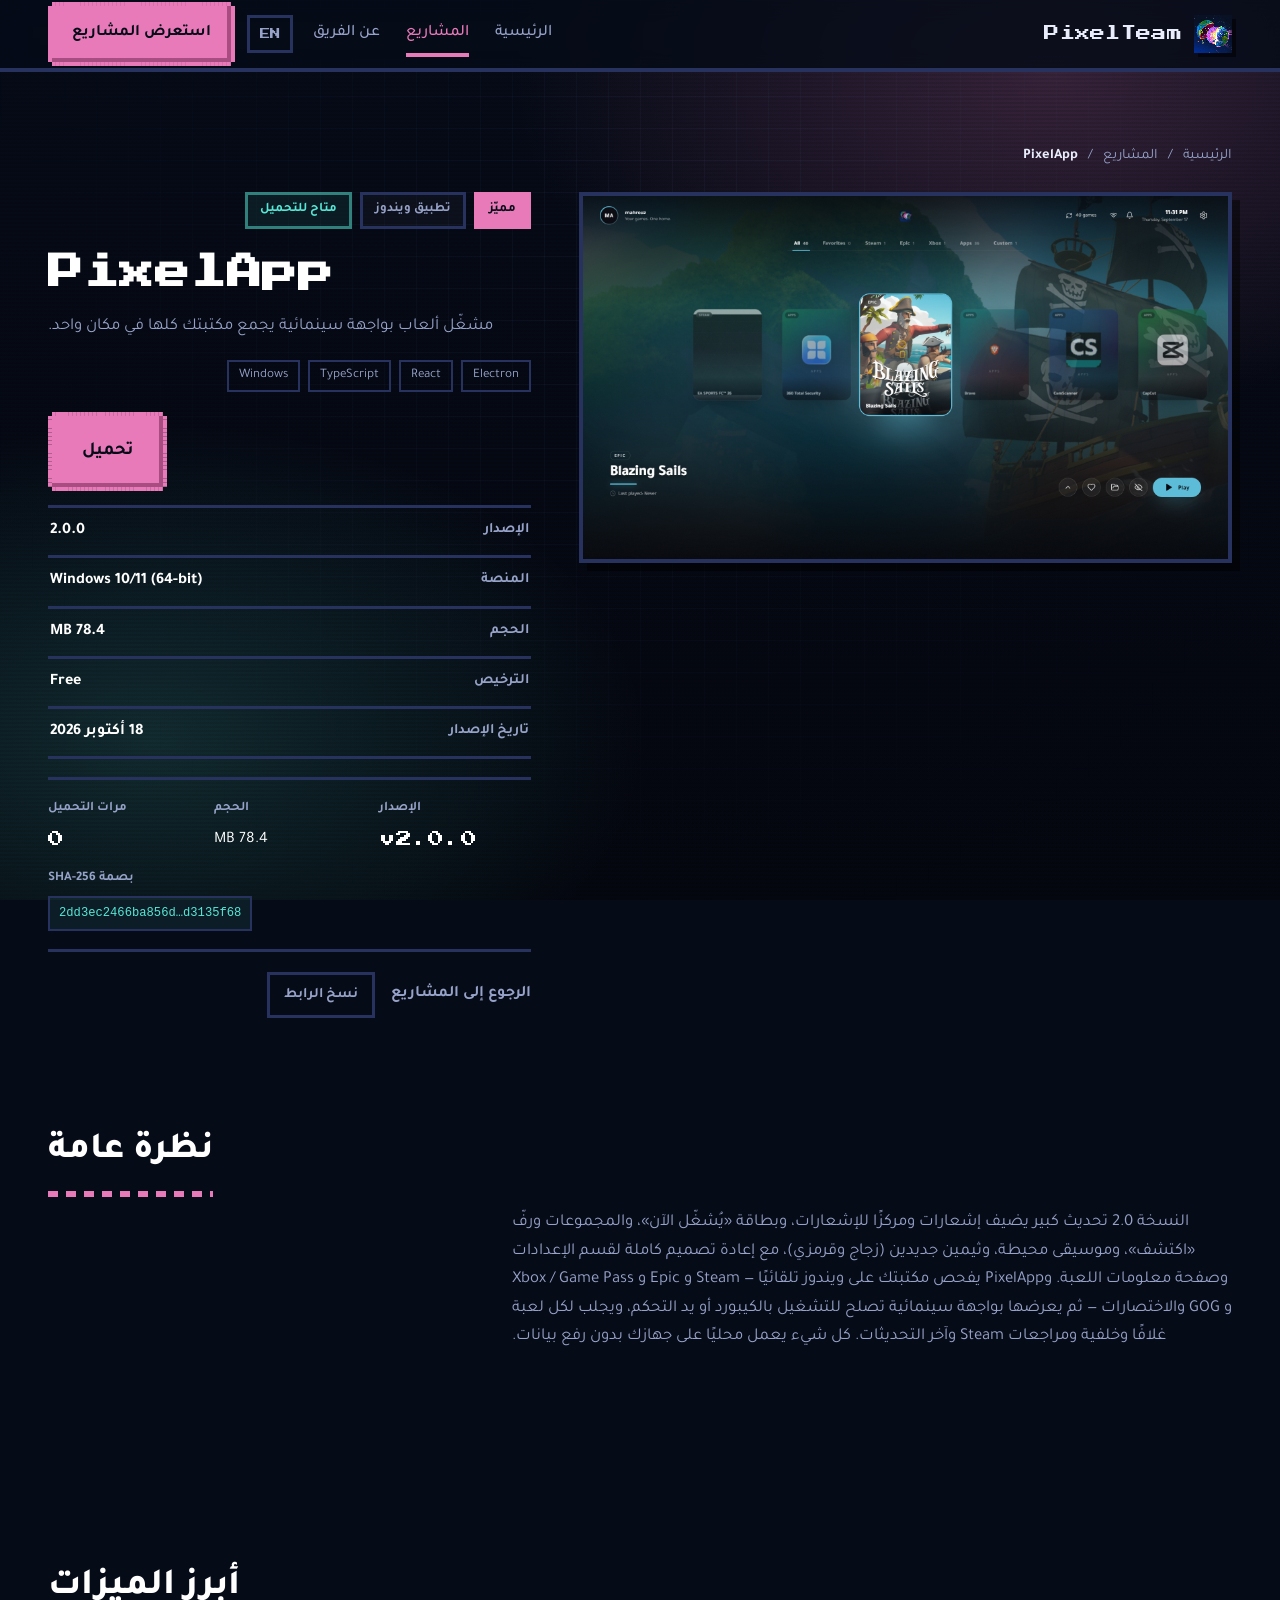
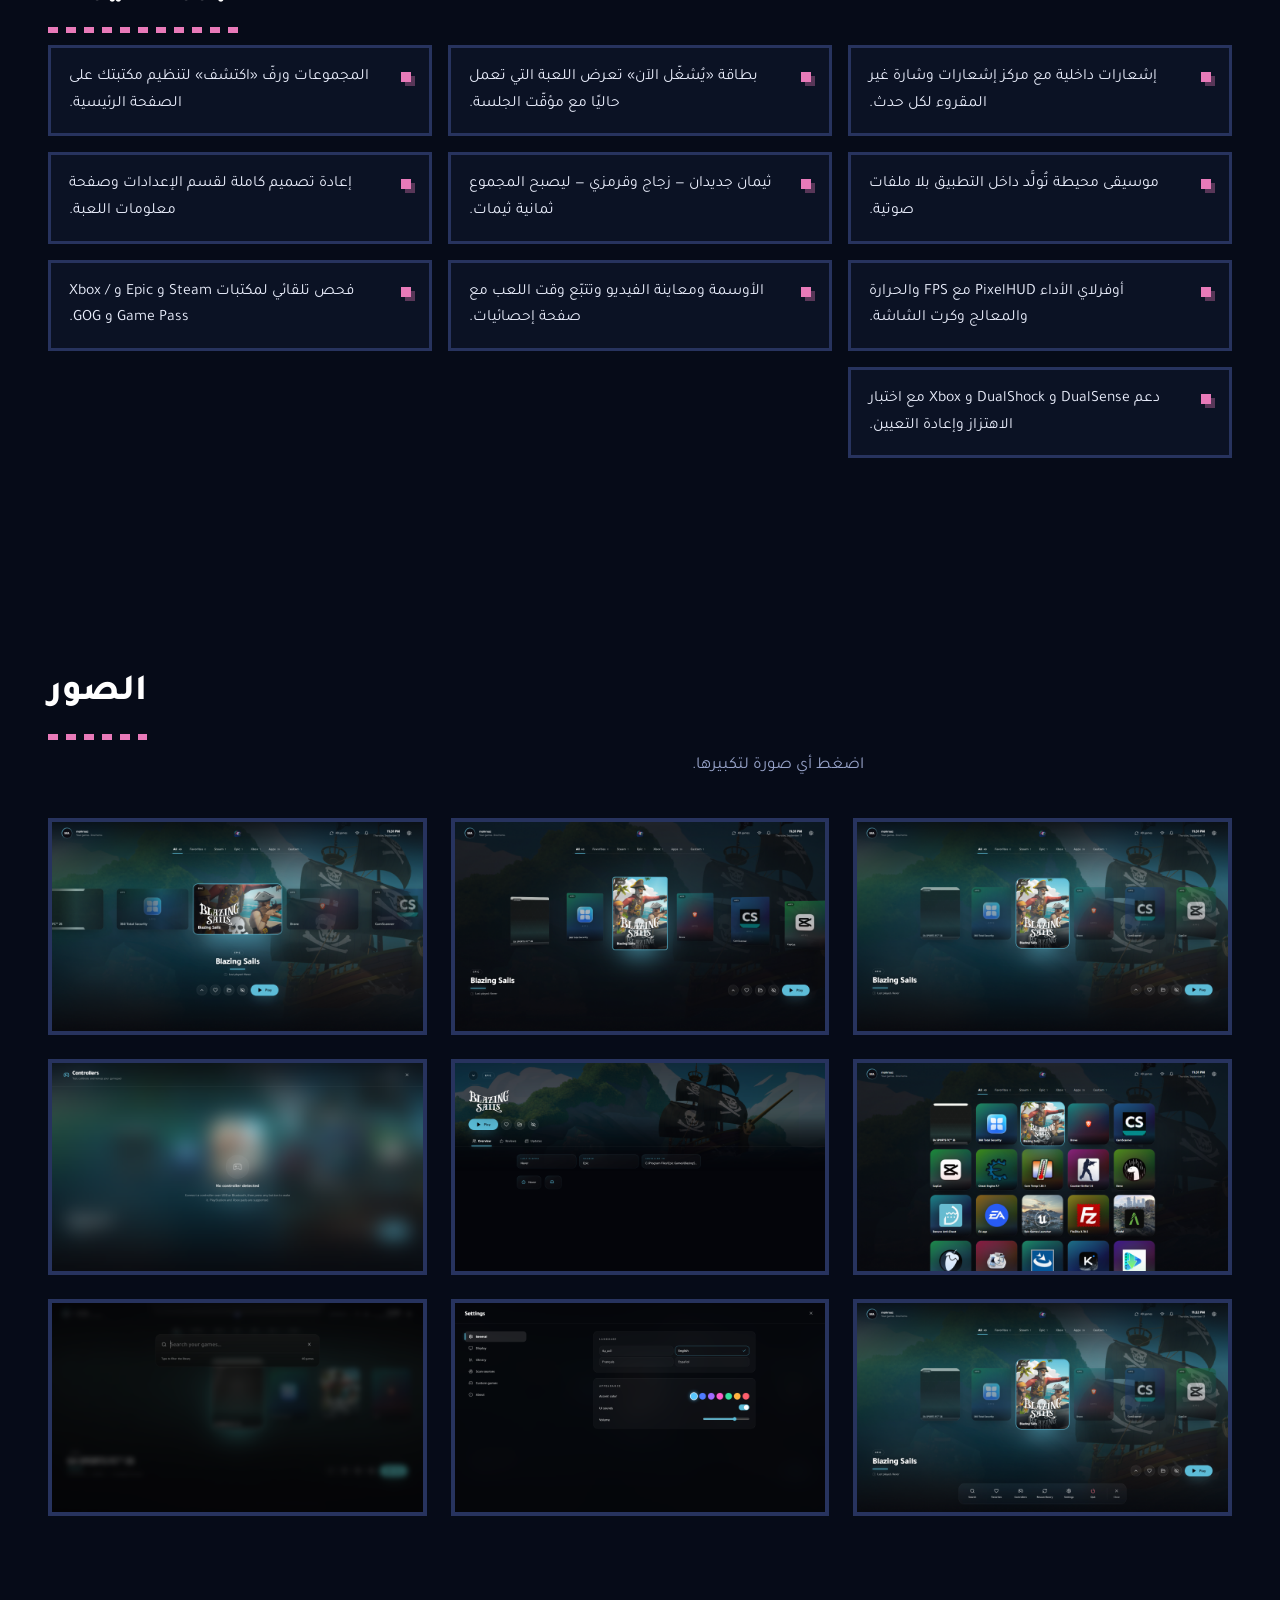
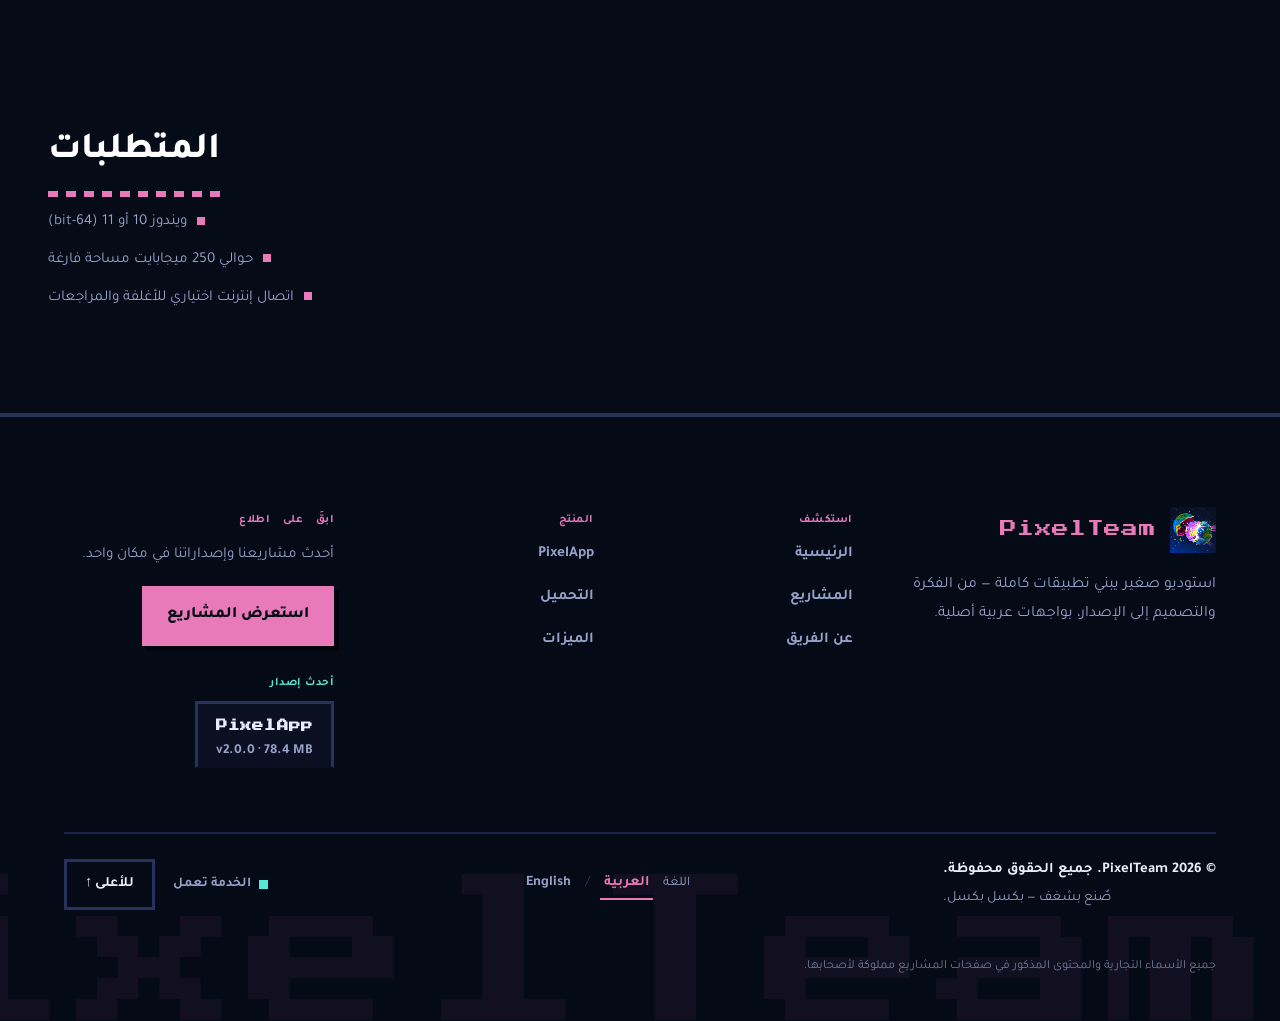
<file: projects/pixelapp/index.html>
<!doctype html>
<html lang="ar" dir="rtl">
  <head>
    <meta charset="utf-8" />
    <meta name="viewport" content="width=device-width, initial-scale=1" />
    <meta
      http-equiv="Content-Security-Policy"
      content="default-src 'self'; img-src 'self' data:; style-src 'self' 'unsafe-inline'; font-src 'self'; script-src 'self'; connect-src 'self'; base-uri 'none'; form-action 'none'"
    />
    <title>PixelApp - مشغّل ألعاب بواجهة سينمائية يجمع مكتبتك كلها في مكان واحد. | PixelTeam</title>
    <meta name="description" content="PixelApp v2 — إشعارات وبطاقة «يُشغّل الآن» ومجموعات وموسيقى محيطة وثيمات جديدة وإعادة تصميم الإعدادات وصفحة اللعبة. يفحص مكتبتك على ويندوز تلقائيًا — Steam و Epic و Xbox / Game Pass و GOG والاختصارات — ثم يعرضها بواجهة سينمائية تصلح للتشغيل بالكيبورد أو يد التحكم. يجلب لكل لعبة غلافًا و" />
    <meta name="theme-color" content="#0b1224" />
    <meta name="author" content="PixelTeam" />
    <meta property="og:type" content="article" />
    <meta property="og:title" content="PixelApp - مشغّل ألعاب بواجهة سينمائية يجمع مكتبتك كلها في مكان واحد. | PixelTeam" />
    <meta property="og:description" content="PixelApp v2 — إشعارات وبطاقة «يُشغّل الآن» ومجموعات وموسيقى محيطة وثيمات جديدة وإعادة تصميم الإعدادات وصفحة اللعبة. يفحص مكتبتك على ويندوز تلقائيًا — Steam و Epic و Xbox / Game Pass و GOG والاختصارات — ثم يعرضها بواجهة سينمائية تصلح للتشغيل بالكيبورد أو يد التحكم. يجلب لكل لعبة غلافًا و" />
    <meta property="og:image" content="/img/app/theme-aurora.png" />
    <link rel="icon" href="/img/favicon.png" />
    <link rel="apple-touch-icon" href="/img/logo.png" />
    <link rel="stylesheet" href="/vendor/nes.css" />
    <link rel="stylesheet" href="/css/style.css" />
  </head>
  <body data-page="project" data-project="pixelapp">
    <a class="skip-link" href="#projectRoot" data-i18n="nav.skip">تخطَّ إلى المحتوى</a>
    <div class="bg-layer" aria-hidden="true"></div>
    <div class="bg-grid" aria-hidden="true"></div>

    <header class="nav" id="siteNav">
      <a class="brand" href="/">
        <img src="/img/logo.png" alt="PixelTeam" class="brand__mark" />
        <span class="brand__name pixel">PixelTeam</span>
      </a>
      <nav class="nav__links" id="navLinks">
        <a href="/" data-nav="home" data-i18n="nav.home">الرئيسية</a>
        <a href="/projects" class="is-active" data-nav="projects" aria-current="page" data-i18n="nav.projects">المشاريع</a>
        <a href="/#about" data-nav="about" data-i18n="nav.about">عن الفريق</a>
        <a href="/projects" class="nav__links__cta" data-i18n="nav.cta">استعرض المشاريع</a>
      </nav>
      <div class="nav__actions">
        <button type="button" class="lang-toggle pixel" id="langToggle" aria-label="Switch language">EN</button>
        <a class="nes-btn is-primary nav__cta" href="/projects" data-i18n="nav.cta">استعرض المشاريع</a>
        <button
          type="button"
          class="nav__toggle pixel"
          id="navToggle"
          aria-expanded="false"
          data-i18n-aria="nav.menu"
        >
          ☰
        </button>
      </div>
    </header>

    <main id="projectRoot">
      <section class="page-head page-head--project" id="projectHead" hidden>
        <nav class="breadcrumb" aria-label="breadcrumb">
          <a href="/" data-i18n="nav.home">الرئيسية</a>
          <span>/</span>
          <a href="/projects" data-i18n="nav.projects">المشاريع</a>
          <span>/</span>
          <span class="is-current" id="crumbName">—</span>
        </nav>

        <div class="project-hero">
          <div class="project-hero__media">
            <img id="projectCover" src="/img/og.png" alt="" />
          </div>

          <div class="project-hero__info">
            <div class="pills">
              <span class="pill pill--featured" id="projectFeatured" hidden data-i18n="project.featured">مميّز</span>
              <span class="pill pill--category" id="projectCategory">—</span>
              <span class="pill pill--status" id="projectStatus">—</span>
            </div>
            <h1 class="project-hero__title pixel" id="projectName">—</h1>
            <p class="project-hero__tagline" id="projectTagline"></p>
            <ul class="tags" id="projectTags"></ul>

            <a class="nes-btn is-primary btn-lg project-hero__download" id="projectDownloadBtn" href="#" hidden>
              <span data-i18n="project.download">تحميل</span>
            </a>
            <p class="project-hero__soon" id="projectSoon" hidden data-i18n="project.soon">
              قيد التطوير — سيكون متاحًا للتحميل قريبًا.
            </p>

            <dl class="specs" id="projectSpecs"></dl>

            <div class="download-meta" id="projectDownloadMeta" hidden>
              <div><dt data-i18n="download.version">الإصدار</dt><dd class="pixel" id="metaVersion">—</dd></div>
              <div><dt data-i18n="download.size">الحجم</dt><dd id="metaSize">—</dd></div>
              <div><dt data-i18n="download.downloads">مرات التحميل</dt><dd class="pixel" id="metaDownloads">0</dd></div>
              <div class="download-meta__hash">
                <dt data-i18n="download.sha">بصمة SHA-256</dt>
                <dd><code id="metaHash">—</code></dd>
              </div>
            </div>

            <div class="project-actions">
              <a class="back-link" href="/projects">
                <span data-i18n="project.back">الرجوع إلى المشاريع</span>
              </a>
              <button type="button" class="share-btn" id="projectShare" data-i18n="project.share">نسخ الرابط</button>
            </div>
          </div>
        </div>
      </section>

      <section class="section" id="projectOverview" hidden>
        <h2 class="section__title" data-i18n="project.overview">نظرة عامة</h2>
        <p class="project-text" id="projectDescription"></p>
      </section>

      <section class="section" id="projectFeatures" hidden>
        <h2 class="section__title" data-i18n="project.features">أبرز الميزات</h2>
        <ul class="feature-list" id="projectHighlights"></ul>
      </section>

      <section class="section" id="projectGallerySection" hidden>
        <h2 class="section__title" data-i18n="project.gallery">الصور</h2>
        <p class="section__lead" data-i18n="project.galleryLead">اضغط أي صورة لتكبيرها.</p>
        <div class="gallery" id="projectGallery"></div>
      </section>

      <section class="section" id="projectRequirementsSection" hidden>
        <h2 class="section__title" data-i18n="project.requirements">المتطلبات</h2>
        <ul class="req req--stack" id="projectRequirements"></ul>
      </section>

      <section class="section" id="projectOthersSection" hidden>
        <h2 class="section__title" data-i18n="project.others">مشاريع أخرى</h2>
        <div class="projects-grid" id="projectOthers"></div>
      </section>

      <section class="section" id="projectError" hidden>
        <div class="nes-container is-dark empty-note">
          <p data-i18n="project.notFound">لم نجد هذا المشروع.</p>
          <a class="nes-btn is-primary" href="/projects" data-i18n="project.back">الرجوع إلى المشاريع</a>
        </div>
      </section>
    </main>

    <footer class="footer">
      <span class="footer__watermark pixel" aria-hidden="true">PixelTeam</span>
      <div class="footer__grid">
        <div class="footer__col footer__col--brand">
          <a class="footer__brand" href="/">
            <img src="/img/logo.png" alt="PixelTeam" class="footer__mark" />
            <span class="pixel">PixelTeam</span>
          </a>
          <p class="footer__about" data-i18n="footer.about">
            استوديو صغير يبني تطبيقات كاملة — من الفكرة والتصميم إلى الإصدار، بواجهات عربية أصلية.
          </p>
        </div>
        <nav class="footer__col" data-i18n-aria="footer.explore">
          <h3 class="footer__title pixel" data-i18n="footer.explore">استكشف</h3>
          <a href="/" data-i18n="nav.home">الرئيسية</a>
          <a href="/projects" data-i18n="nav.projects">المشاريع</a>
          <a href="/#about" data-i18n="nav.about">عن الفريق</a>
        </nav>
        <nav class="footer__col" data-i18n-aria="footer.product">
          <h3 class="footer__title pixel" data-i18n="footer.product">المنتج</h3>
          <a href="/projects/pixelapp" data-i18n="footer.pixelapp">PixelApp</a>
          <a href="/projects/pixelapp" data-i18n="footer.download">التحميل</a>
          <a href="/#work" data-i18n="footer.features">الميزات</a>
        </nav>
        <div class="footer__col footer__col--cta">
          <h3 class="footer__title pixel" data-i18n="footer.stay">ابقَ على اطلاع</h3>
          <p class="footer__cta-text" data-i18n="footer.ctaText">
            أحدث مشاريعنا وإصداراتنا في مكان واحد.
          </p>
          <a class="footer__cta" href="/projects" data-i18n="nav.cta">استعرض المشاريع</a>
          <div class="footer__release" id="footerRelease" hidden>
            <span class="footer__release-label" data-i18n="footer.latest">أحدث إصدار</span>
            <a class="footer__release-card" id="footerReleaseLink" href="/projects/pixelapp">
              <span class="footer__release-name pixel" id="footerReleaseName">PixelApp</span>
              <span class="footer__release-meta" id="footerReleaseMeta">-</span>
            </a>
          </div>
        </div>
      </div>
      <div class="footer__bottom">
        <div class="footer__legal">
          <p class="footer__copy" data-i18n="footer.copy">© 2026 PixelTeam. جميع الحقوق محفوظة.</p>
          <p class="footer__made" data-i18n="footer.made">صُنع بشغف — بكسل بكسل.</p>
        </div>
        <nav class="footer__langs" data-i18n-aria="footer.language">
          <span class="footer__langs-label" data-i18n="footer.language">اللغة</span>
          <button type="button" class="footer__lang" data-lang="ar">العربية</button>
          <span class="footer__langs-sep" aria-hidden="true">/</span>
          <button type="button" class="footer__lang" data-lang="en">English</button>
        </nav>
        <div class="footer__utilities">
          <a class="footer__status" href="/">
            <span class="footer__status-dot" aria-hidden="true"></span>
            <span data-i18n="footer.status">الخدمة تعمل</span>
          </a>
          <button type="button" class="footer__top js-to-top" data-i18n="common.top">للأعلى</button>
        </div>
      </div>
      <p class="footer__note" data-i18n="footer.note">
        جميع الأسماء التجارية والمحتوى المذكور في صفحات المشاريع مملوكة لأصحابها.
      </p>
    </footer>

    <div class="lightbox" id="lightbox" hidden>
      <button type="button" class="lightbox__close pixel" id="lightboxClose" aria-label="Close">✕</button>
      <button type="button" class="lightbox__nav lightbox__nav--prev pixel" id="lightboxPrev">‹</button>
      <img alt="" id="lightboxImg" />
      <button type="button" class="lightbox__nav lightbox__nav--next pixel" id="lightboxNext">›</button>
      <p class="lightbox__counter pixel" id="lightboxCounter"></p>
    </div>

    <script id="project-data" type="application/json">{"id":"pixelapp","name":"PixelApp","accent":"#e87ab9","featured":true,"categoryKey":"windows","platforms":["Windows 10/11"],"releasedAt":"2026-10-18","version":"2.0.0","category":{"ar":"تطبيق ويندوز","en":"Windows app"},"status":{"ar":"متاح للتحميل","en":"Available"},"statusType":"stable","tagline":{"ar":"مشغّل ألعاب بواجهة سينمائية يجمع مكتبتك كلها في مكان واحد.","en":"A cinematic game launcher that brings your whole library together."},"description":{"ar":"النسخة 2.0 تحديث كبير يضيف إشعارات ومركزًا للإشعارات، وبطاقة «يُشغّل الآن»، والمجموعات ورفّ «اكتشف»، وموسيقى محيطة، وثيمين جديدين (زجاج وقرمزي)، مع إعادة تصميم كاملة لقسم الإعدادات وصفحة معلومات اللعبة. وPixelApp يفحص مكتبتك على ويندوز تلقائيًا — Steam و Epic و Xbox / Game Pass و GOG والاختصارات — ثم يعرضها بواجهة سينمائية تصلح للتشغيل بالكيبورد أو يد التحكم، ويجلب لكل لعبة غلافًا وخلفية ومراجعات Steam وآخر التحديثات. كل شيء يعمل محليًا على جهازك بدون رفع بيانات.","en":"Version 2.0 is a major update that adds in-app notifications with a notification centre, a Now Playing card, collections and a Discover shelf, ambient music, and two new themes (Glass and Crimson), plus a full redesign of the Settings section and the game info page. PixelApp scans your Windows library automatically - Steam, Epic, Xbox / Game Pass, GOG and shortcuts - then presents it in a cinematic interface built for keyboard and gamepad, fetching a cover, backdrop, Steam reviews and the latest news for every game. Everything runs locally on your PC with no data uploads."},"tags":["Electron","React","TypeScript","Windows"],"cover":"/img/app/theme-aurora.png","screenshots":["/img/app/theme-aurora.png","/img/app/theme-neon.png","/img/app/theme-shelf.png","/img/app/theme-grid.png","/img/app/detail.png","/img/app/controllers.png","/img/app/quick-menu.png","/img/app/settings.png","/img/app/search.png"],"highlights":[{"ar":"إشعارات داخلية مع مركز إشعارات وشارة غير المقروء لكل حدث.","en":"In-app notifications with a notification centre and unread badges for every event."},{"ar":"بطاقة «يُشغّل الآن» تعرض اللعبة التي تعمل حاليًا مع مؤقّت الجلسة.","en":"A \"Now Playing\" card showing the running game with a live session timer."},{"ar":"المجموعات ورفّ «اكتشف» لتنظيم مكتبتك على الصفحة الرئيسية.","en":"Collections and a Discover shelf to organise your library on the home page."},{"ar":"موسيقى محيطة تُولَّد داخل التطبيق بلا ملفات صوتية.","en":"Ambient music generated inside the app with no audio files."},{"ar":"ثيمان جديدان — زجاج وقرمزي — ليصبح المجموع ثمانية ثيمات.","en":"Two new themes - Glass and Crimson - for eight themes in total."},{"ar":"إعادة تصميم كاملة لقسم الإعدادات وصفحة معلومات اللعبة.","en":"A full redesign of the Settings section and the game info page."},{"ar":"أوفرلاي الأداء PixelHUD مع FPS والحرارة والمعالج وكرت الشاشة.","en":"PixelHUD performance overlay with FPS, temperature, CPU and GPU."},{"ar":"الأوسمة ومعاينة الفيديو وتتبّع وقت اللعب مع صفحة إحصائيات.","en":"Achievements, video playback and playtime tracking with a stats page."},{"ar":"فحص تلقائي لمكتبات Steam و Epic و Xbox / Game Pass و GOG.","en":"Automatic scan of Steam, Epic, Xbox / Game Pass and GOG libraries."},{"ar":"دعم DualSense و DualShock و Xbox مع اختبار الاهتزاز وإعادة التعيين.","en":"DualSense, DualShock and Xbox support with vibration test and remapping."}],"specs":[{"label":{"ar":"الإصدار","en":"Version"},"value":"2.0.0"},{"label":{"ar":"المنصة","en":"Platform"},"value":"Windows 10/11 (64-bit)"},{"label":{"ar":"الحجم","en":"Size"},"value":"~78 MB"},{"label":{"ar":"الترخيص","en":"License"},"value":"Free"}],"requirements":[{"ar":"ويندوز 10 أو 11 (64-bit)","en":"Windows 10 or 11 (64-bit)"},{"ar":"حوالي 250 ميجابايت مساحة فارغة","en":"About 250 MB of free space"},{"ar":"اتصال إنترنت اختياري للأغلفة والمراجعات","en":"Optional internet for covers and reviews"}],"download":{"enabled":true,"api":"/api/latest.json","url":"https://github.com/mahrouzmohamed89-wq/pixelapp/releases/download/v2.0.0/PixelApp-Setup-2.0.0.exe","file":"PixelApp-Setup-2.0.0.exe"}}</script>
    <script src="/js/main.js"></script>
  </body>
</html>
</file>
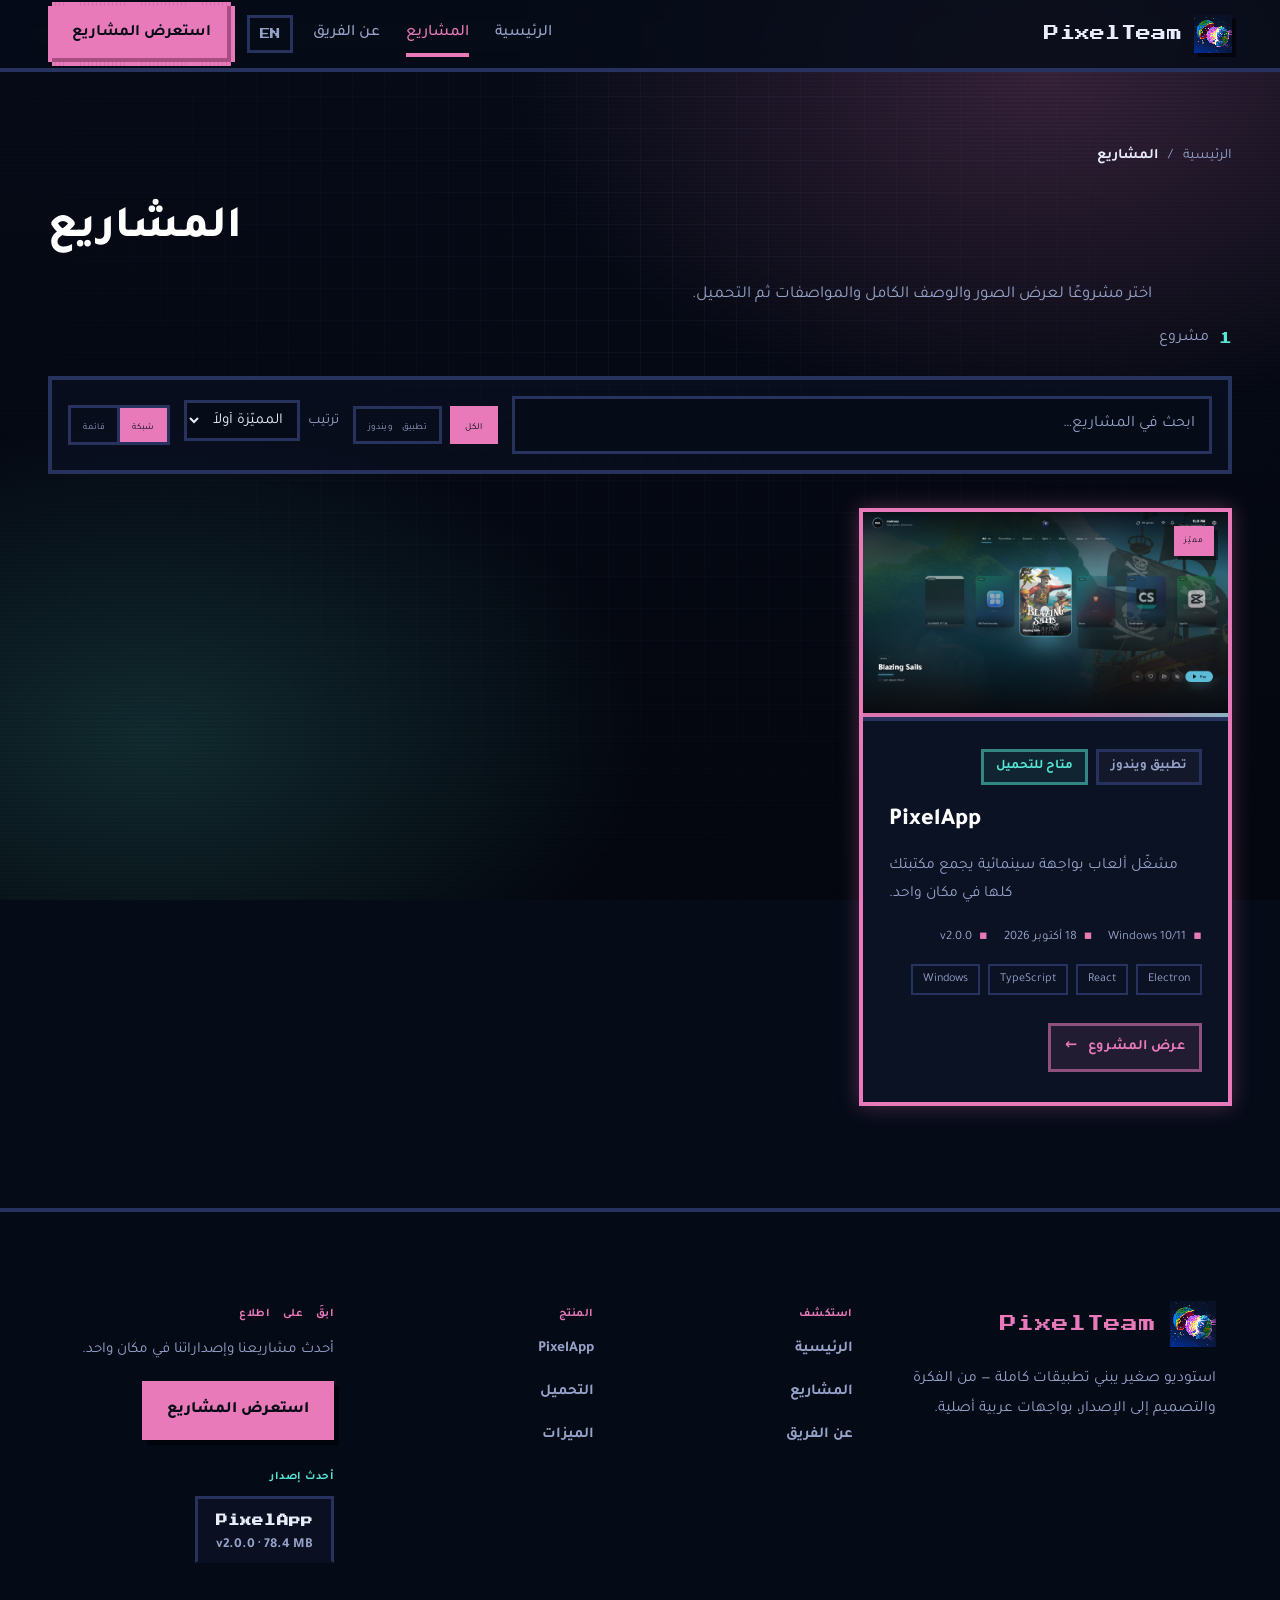
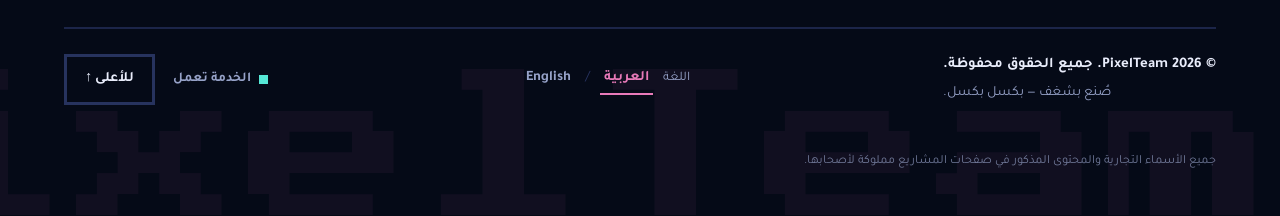
<file: projects.html>
<!doctype html>
<html lang="ar" dir="rtl">
  <head>
    <meta charset="utf-8" />
    <meta name="viewport" content="width=device-width, initial-scale=1" />
    <meta
      http-equiv="Content-Security-Policy"
      content="default-src 'self'; img-src 'self' data:; style-src 'self' 'unsafe-inline'; font-src 'self'; script-src 'self'; connect-src 'self'; base-uri 'none'; form-action 'none'"
    />
    <title>المشاريع - PixelTeam</title>
    <meta name="description" content="كل مشاريع PixelTeam: تطبيقات ويندوز كاملة مع الصور والوصف والتحميل." />
    <meta name="theme-color" content="#0b1224" />
    <meta name="author" content="PixelTeam" />
    <meta property="og:type" content="website" />
    <meta property="og:title" content="المشاريع - PixelTeam" />
    <meta property="og:description" content="اختر مشروعًا لعرض صوره ووصفه وتحميله." />
    <meta property="og:image" content="/img/og.png" />
    <link rel="icon" href="/img/favicon.png" />
    <link rel="apple-touch-icon" href="/img/logo.png" />
    <link rel="stylesheet" href="/vendor/nes.css" />
    <link rel="stylesheet" href="/css/style.css" />
  </head>
  <body data-page="projects">
    <a class="skip-link" href="#main" data-i18n="nav.skip">تخطَّ إلى المحتوى</a>
    <div class="bg-layer" aria-hidden="true"></div>
    <div class="bg-grid" aria-hidden="true"></div>

    <header class="nav" id="siteNav">
      <a class="brand" href="/">
        <img src="/img/logo.png" alt="PixelTeam" class="brand__mark" />
        <span class="brand__name pixel">PixelTeam</span>
      </a>
      <nav class="nav__links" id="navLinks">
        <a href="/" data-nav="home" data-i18n="nav.home">الرئيسية</a>
        <a href="/projects" class="is-active" data-nav="projects" aria-current="page" data-i18n="nav.projects">المشاريع</a>
        <a href="/#about" data-nav="about" data-i18n="nav.about">عن الفريق</a>
        <a href="/projects" class="nav__links__cta" data-i18n="nav.cta">استعرض المشاريع</a>
      </nav>
      <div class="nav__actions">
        <button type="button" class="lang-toggle pixel" id="langToggle" aria-label="Switch language">EN</button>
        <a class="nes-btn is-primary nav__cta" href="/projects" data-i18n="nav.cta">استعرض المشاريع</a>
        <button
          type="button"
          class="nav__toggle pixel"
          id="navToggle"
          aria-expanded="false"
          data-i18n-aria="nav.menu"
        >
          ☰
        </button>
      </div>
    </header>

    <main id="main">
      <section class="page-head">
        <nav class="breadcrumb" aria-label="breadcrumb">
          <a href="/" data-i18n="nav.home">الرئيسية</a>
          <span>/</span>
          <span class="is-current" data-i18n="nav.projects">المشاريع</span>
        </nav>
        <h1 class="page-head__title" data-i18n="projects.title">المشاريع</h1>
        <p class="page-head__lead" data-i18n="projects.lead">
          اختر مشروعًا لعرض الصور والوصف الكامل والمواصفات ثم التحميل.
        </p>
        <p class="page-head__count">
          <span class="pixel" id="projectsCount">—</span>
          <span data-i18n="projects.countLabel">مشروع</span>
        </p>
      </section>

      <section class="section section--tight">
        <div class="projects-toolbar">
          <div class="projects-search">
            <label class="sr-only" for="projectsSearch" data-i18n="projects.search">ابحث في المشاريع…</label>
            <input
              id="projectsSearch"
              type="search"
              autocomplete="off"
              placeholder="ابحث في المشاريع…"
              data-i18n-placeholder="projects.search"
            />
          </div>

          <div class="projects-filters" id="projectsFilters" role="group"></div>

          <div class="projects-actions">
            <label class="projects-sort">
              <span data-i18n="projects.sort">ترتيب</span>
              <select id="projectsSort">
                <option value="featured" data-i18n="projects.sortFeatured">المميّزة أولاً</option>
                <option value="newest" data-i18n="projects.sortNewest">الأحدث</option>
                <option value="name" data-i18n="projects.sortName">الاسم</option>
              </select>
            </label>

            <div class="view-toggle" id="projectsView" role="group">
              <button
                type="button"
                class="view-toggle__btn pixel is-active"
                data-view="grid"
                data-i18n="projects.viewGrid"
              >
                شبكة
              </button>
              <button type="button" class="view-toggle__btn pixel" data-view="list" data-i18n="projects.viewList">
                قائمة
              </button>
            </div>
          </div>
        </div>

        <div class="projects-grid" id="projectsGrid">
          <p class="empty-note" data-i18n="common.loading">جارٍ التحميل…</p>
        </div>
        <div class="empty-note" id="projectsNone" hidden>
          <p data-i18n="projects.none">لا يوجد مشروع يطابق البحث.</p>
          <button type="button" class="nes-btn" id="projectsClear" data-i18n="projects.clear">مسح الفلاتر</button>
        </div>
      </section>
    </main>

    <footer class="footer">
      <span class="footer__watermark pixel" aria-hidden="true">PixelTeam</span>
      <div class="footer__grid">
        <div class="footer__col footer__col--brand">
          <a class="footer__brand" href="/">
            <img src="/img/logo.png" alt="PixelTeam" class="footer__mark" />
            <span class="pixel">PixelTeam</span>
          </a>
          <p class="footer__about" data-i18n="footer.about">
            استوديو صغير يبني تطبيقات كاملة — من الفكرة والتصميم إلى الإصدار، بواجهات عربية أصلية.
          </p>
        </div>
        <nav class="footer__col" data-i18n-aria="footer.explore">
          <h3 class="footer__title pixel" data-i18n="footer.explore">استكشف</h3>
          <a href="/" data-i18n="nav.home">الرئيسية</a>
          <a href="/projects" data-i18n="nav.projects">المشاريع</a>
          <a href="/#about" data-i18n="nav.about">عن الفريق</a>
        </nav>
        <nav class="footer__col" data-i18n-aria="footer.product">
          <h3 class="footer__title pixel" data-i18n="footer.product">المنتج</h3>
          <a href="/projects/pixelapp" data-i18n="footer.pixelapp">PixelApp</a>
          <a href="/projects/pixelapp" data-i18n="footer.download">التحميل</a>
          <a href="/#work" data-i18n="footer.features">الميزات</a>
        </nav>
        <div class="footer__col footer__col--cta">
          <h3 class="footer__title pixel" data-i18n="footer.stay">ابقَ على اطلاع</h3>
          <p class="footer__cta-text" data-i18n="footer.ctaText">
            أحدث مشاريعنا وإصداراتنا في مكان واحد.
          </p>
          <a class="footer__cta" href="/projects" data-i18n="nav.cta">استعرض المشاريع</a>
          <div class="footer__release" id="footerRelease" hidden>
            <span class="footer__release-label" data-i18n="footer.latest">أحدث إصدار</span>
            <a class="footer__release-card" id="footerReleaseLink" href="/projects/pixelapp">
              <span class="footer__release-name pixel" id="footerReleaseName">PixelApp</span>
              <span class="footer__release-meta" id="footerReleaseMeta">-</span>
            </a>
          </div>
        </div>
      </div>
      <div class="footer__bottom">
        <div class="footer__legal">
          <p class="footer__copy" data-i18n="footer.copy">© 2026 PixelTeam. جميع الحقوق محفوظة.</p>
          <p class="footer__made" data-i18n="footer.made">صُنع بشغف — بكسل بكسل.</p>
        </div>
        <nav class="footer__langs" data-i18n-aria="footer.language">
          <span class="footer__langs-label" data-i18n="footer.language">اللغة</span>
          <button type="button" class="footer__lang" data-lang="ar">العربية</button>
          <span class="footer__langs-sep" aria-hidden="true">/</span>
          <button type="button" class="footer__lang" data-lang="en">English</button>
        </nav>
        <div class="footer__utilities">
          <a class="footer__status" href="/">
            <span class="footer__status-dot" aria-hidden="true"></span>
            <span data-i18n="footer.status">الخدمة تعمل</span>
          </a>
          <button type="button" class="footer__top js-to-top" data-i18n="common.top">للأعلى</button>
        </div>
      </div>
      <p class="footer__note" data-i18n="footer.note">
        جميع الأسماء التجارية والمحتوى المذكور في صفحات المشاريع مملوكة لأصحابها.
      </p>
    </footer>

    <script src="/js/main.js"></script>
  </body>
</html>
</file>
<file: css/style.css>
/* ==========================================================================
   PixelTeam website - pixel styling on top of NES.css (the design library).
   ========================================================================== */

@font-face {
  font-family: 'Press Start 2P';
  src: url('/fonts/press-start-2p.woff2') format('woff2'),
    url('/fonts/press-start-2p.woff') format('woff');
  font-weight: 400;
  font-style: normal;
  font-display: swap;
}

@font-face {
  font-family: 'Tajawal';
  src: url('/fonts/Tajawal-Light.ttf') format('truetype');
  font-weight: 300;
  font-display: swap;
}
@font-face {
  font-family: 'Tajawal';
  src: url('/fonts/Tajawal-Regular.ttf') format('truetype');
  font-weight: 400;
  font-display: swap;
}
@font-face {
  font-family: 'Tajawal';
  src: url('/fonts/Tajawal-Medium.ttf') format('truetype');
  font-weight: 500;
  font-display: swap;
}
@font-face {
  font-family: 'Tajawal';
  src: url('/fonts/Tajawal-Bold.ttf') format('truetype');
  font-weight: 700;
  font-display: swap;
}
@font-face {
  font-family: 'Tajawal';
  src: url('/fonts/Tajawal-ExtraBold.ttf') format('truetype');
  font-weight: 800;
  font-display: swap;
}

:root {
  --navy-950: #04070f;
  --navy-900: #060b18;
  --navy-800: #0b1224;
  --navy-700: #111a33;
  --navy-600: #182347;
  --line: #27335e;
  --pink: #e87ab9;
  --pink-dark: #a84d81;
  --pink-soft: rgba(232, 122, 185, 0.18);
  --cyan: #56e8d6;
  --text: #e9edfb;
  --muted: #96a2c8;
  --shadow: 8px 8px 0 rgba(0, 0, 0, 0.45);
  --nav-h: 72px;
}

* {
  box-sizing: border-box;
}

html {
  scroll-behavior: smooth;
}

body {
  margin: 0;
  min-height: 100%;
  background: var(--navy-900);
  color: var(--text);
  font-family: 'Tajawal', 'Segoe UI', system-ui, sans-serif;
  font-weight: 400;
  line-height: 1.7;
  overflow-x: hidden;
}

main {
  position: relative;
  z-index: 1;
}

a {
  color: var(--pink);
  text-decoration: none;
}

img {
  max-width: 100%;
  display: block;
}

.pixel {
  font-family: 'Press Start 2P', 'Tajawal', monospace;
  letter-spacing: 0.02em;
  line-height: 1.6;
}

::selection {
  background: var(--pink);
  color: var(--navy-900);
}

:focus-visible {
  outline: 3px solid var(--cyan);
  outline-offset: 3px;
}

/* --- backdrop ------------------------------------------------------- */

.bg-layer,
.bg-grid {
  position: fixed;
  inset: 0;
  pointer-events: none;
  z-index: 0;
}

.bg-layer {
  background: radial-gradient(60% 55% at 82% 8%, rgba(232, 122, 185, 0.22), transparent 70%),
    radial-gradient(55% 50% at 12% 82%, rgba(86, 232, 214, 0.16), transparent 70%),
    linear-gradient(180deg, var(--navy-900), var(--navy-950));
}

.bg-grid {
  background-image: linear-gradient(rgba(120, 140, 220, 0.06) 1px, transparent 1px),
    linear-gradient(90deg, rgba(120, 140, 220, 0.06) 1px, transparent 1px);
  background-size: 32px 32px;
  mask-image: radial-gradient(circle at 50% 30%, #000 0%, transparent 78%);
  -webkit-mask-image: radial-gradient(circle at 50% 30%, #000 0%, transparent 78%);
}

/* --- buttons (NES.css brand overrides) ------------------------------ */

.nes-btn {
  font-family: 'Tajawal', sans-serif;
  font-weight: 700;
  font-size: 1rem;
  padding: 10px 16px;
  border-radius: 0;
}

.nes-btn.is-primary {
  color: var(--navy-900);
  background-color: var(--pink);
  border-image-source: url('data:image/svg+xml;utf8,<svg version="1.1" width="5" height="5" xmlns="http://www.w3.org/2000/svg"><path d="M2 1 h1 v1 h-1 z M1 2 h1 v1 h-1 z M3 2 h1 v1 h-1 z M2 3 h1 v1 h-1 z" fill="rgb(232,122,185)" /></svg>');
}

.nes-btn.is-primary::after {
  box-shadow: inset -4px -4px var(--pink-dark);
}

.nes-btn.is-primary:hover {
  color: var(--navy-900);
  background-color: #f191c9;
}

.nes-btn.is-primary:hover::after {
  box-shadow: inset -6px -6px var(--pink-dark);
}

.nes-btn.is-primary:active:not(.is-disabled)::after {
  box-shadow: inset 4px 4px var(--pink-dark);
}

.nes-btn.is-primary:focus {
  box-shadow: 0 0 0 6px var(--pink-soft);
}

.nes-btn:not(.is-primary) {
  color: var(--text);
  background-color: var(--navy-700);
  border-image-source: url('data:image/svg+xml;utf8,<svg version="1.1" width="5" height="5" xmlns="http://www.w3.org/2000/svg"><path d="M2 1 h1 v1 h-1 z M1 2 h1 v1 h-1 z M3 2 h1 v1 h-1 z M2 3 h1 v1 h-1 z" fill="rgb(39,51,94)" /></svg>');
}

.nes-btn:not(.is-primary)::after {
  box-shadow: inset -4px -4px #0a1022;
}

.nes-btn:not(.is-primary):hover {
  color: #fff;
  background-color: var(--navy-600);
}

.nes-btn:not(.is-primary):hover::after {
  box-shadow: inset -6px -6px #0a1022;
}

.nes-btn:not(.is-primary):active:not(.is-disabled)::after {
  box-shadow: inset 4px 4px #0a1022;
}

.btn-lg.nes-btn {
  font-size: 1.15rem;
  padding: 16px 26px;
}

/* --- containers (NES.css brand overrides) --------------------------- */

.nes-container.is-dark {
  color: var(--text);
  background-color: var(--navy-700);
  border-color: var(--line);
}

.nes-container.is-dark::after {
  background-color: var(--navy-900);
}

.nes-container.is-dark > :last-child {
  margin-bottom: 0;
}

/* --- nav ------------------------------------------------------------ */

.nav {
  position: sticky;
  top: 0;
  z-index: 20;
  display: flex;
  align-items: center;
  gap: 20px;
  height: var(--nav-h);
  padding: 0 clamp(16px, 4vw, 48px);
  background: rgba(6, 11, 24, 0.82);
  backdrop-filter: blur(10px);
  border-bottom: 4px solid var(--line);
}

.brand {
  display: flex;
  align-items: center;
  gap: 12px;
  color: var(--text);
}

.brand__mark {
  width: 38px;
  height: 38px;
  image-rendering: pixelated;
  box-shadow: 4px 4px 0 rgba(0, 0, 0, 0.5);
}

.brand__name {
  font-size: 0.95rem;
}

.nav__links {
  display: flex;
  gap: 26px;
  margin-inline-start: auto;
}

.nav__links a {
  color: var(--muted);
  font-weight: 500;
  transition: color 0.15s ease;
}

.nav__links a:hover,
.nav__links a.is-active {
  color: var(--pink);
}

.nav__actions {
  display: flex;
  align-items: center;
  gap: 12px;
}

.lang-toggle {
  background: none;
  border: 3px solid var(--line);
  color: var(--muted);
  font-size: 0.65rem;
  padding: 8px 10px;
  cursor: pointer;
  transition: color 0.15s ease, border-color 0.15s ease;
}

.lang-toggle:hover {
  color: var(--pink);
  border-color: var(--pink);
}

/* --- hero ----------------------------------------------------------- */

.hero {
  display: grid;
  grid-template-columns: minmax(0, 1.05fr) minmax(0, 0.95fr);
  align-items: center;
  gap: clamp(24px, 5vw, 72px);
  padding: clamp(48px, 8vw, 110px) clamp(16px, 4vw, 48px) clamp(40px, 6vw, 80px);
  max-width: 1280px;
  margin: 0 auto;
}

.hero__badge {
  display: inline-block;
  padding: 6px 14px;
  margin-bottom: 18px;
  font-size: 0.9rem;
  font-weight: 700;
  color: var(--cyan);
  border: 3px solid var(--cyan);
  background: rgba(86, 232, 214, 0.08);
}

.hero__title {
  font-size: clamp(1.9rem, 5.4vw, 3.4rem);
  margin: 0 0 18px;
  color: #fff;
  text-shadow: 5px 5px 0 rgba(232, 122, 185, 0.35);
}

.hero__tagline {
  font-size: clamp(1.15rem, 2.6vw, 1.6rem);
  font-weight: 700;
  color: var(--pink);
  margin: 0 0 12px;
}

.hero__sub {
  max-width: 52ch;
  color: var(--muted);
  font-size: 1.05rem;
  margin: 0 0 30px;
}

.hero__actions {
  display: flex;
  flex-wrap: wrap;
  gap: 14px;
  margin-bottom: 22px;
}

.hero__meta {
  display: flex;
  align-items: center;
  gap: 10px;
  flex-wrap: wrap;
  color: var(--muted);
  font-size: 0.9rem;
  margin: 0;
}

.hero__meta .dot {
  color: var(--line);
}

.hero__meta .pixel {
  color: var(--cyan);
  font-size: 0.72rem;
}

.hero__art {
  position: relative;
  border: 4px solid var(--line);
  box-shadow: var(--shadow);
  background: var(--navy-800);
  transform: rotate(-1.5deg);
}

.hero__art::after {
  content: '';
  position: absolute;
  inset: 0;
  background: linear-gradient(180deg, transparent 45%, rgba(6, 11, 24, 0.7));
}

.hero__art img {
  width: 100%;
  aspect-ratio: 16 / 10;
  object-fit: cover;
}

/* --- stats ---------------------------------------------------------- */

.stats {
  display: grid;
  grid-template-columns: repeat(4, minmax(0, 1fr));
  max-width: 1280px;
  margin: 0 auto;
  padding: 0 clamp(16px, 4vw, 48px);
}

.stat {
  padding: 26px 16px;
  text-align: center;
  border-top: 4px solid var(--line);
  border-bottom: 4px solid var(--line);
  border-inline-end: 4px solid var(--line);
}

.stat:first-child {
  border-inline-start: 4px solid var(--line);
}

.stat__num {
  display: block;
  font-size: clamp(1.1rem, 3vw, 1.7rem);
  color: var(--pink);
  margin-bottom: 10px;
}

.stat__label {
  color: var(--muted);
  font-size: 0.92rem;
}

/* --- sections ------------------------------------------------------- */

.section {
  max-width: 1280px;
  margin: 0 auto;
  padding: clamp(56px, 8vw, 104px) clamp(16px, 4vw, 48px);
  scroll-margin-top: var(--nav-h);
}

.section--tight {
  padding-top: clamp(8px, 2vw, 24px);
}

.section__title {
  font-size: clamp(1.5rem, 4vw, 2.3rem);
  font-weight: 800;
  margin: 0 0 12px;
  color: #fff;
  display: inline-block;
  padding-bottom: 14px;
  background: repeating-linear-gradient(90deg, var(--pink) 0 10px, transparent 10px 18px) bottom left / 100% 6px
    no-repeat;
}

[dir='rtl'] .section__title {
  background-position: bottom right;
}

.section__lead {
  color: var(--muted);
  font-size: 1.05rem;
  margin: 0 0 38px;
  max-width: 60ch;
}

.section__more {
  margin-top: 40px;
}

/* --- feature cards -------------------------------------------------- */

.cards {
  display: grid;
  grid-template-columns: repeat(auto-fit, minmax(min(280px, 100%), 1fr));
  gap: 30px;
}

.card {
  position: relative;
  overflow: hidden;
  padding: 30px 26px 32px;
  background: linear-gradient(180deg, rgba(11, 18, 36, 0.95), rgba(6, 11, 24, 0.92)) !important;
  border: 3px solid var(--line) !important;
  box-shadow: none !important;
  transition: transform 0.18s ease, border-color 0.18s ease, box-shadow 0.18s ease !important;
}

.card::before {
  content: '';
  position: absolute;
  top: 0;
  inset-inline: 0;
  height: 4px;
  background: linear-gradient(90deg, var(--pink) 0%, var(--pink) 55%, var(--cyan) 130%);
}

.card:hover {
  transform: translate(-4px, -4px);
  border-color: var(--pink) !important;
  box-shadow:
    8px 8px 0 rgba(0, 0, 0, 0.45),
    0 0 28px color-mix(in srgb, var(--pink) 35%, transparent) !important;
}

.js .reveal.is-visible.card:hover {
  transform: translate(-4px, -4px);
  transition: transform 0.18s ease, border-color 0.18s ease, box-shadow 0.18s ease !important;
}

.card__icon {
  display: inline-block;
  color: var(--pink);
  margin-bottom: 18px;
  filter: drop-shadow(3px 3px 0 rgba(232, 122, 185, 0.3));
  transition: transform 0.18s ease;
}

.card:hover .card__icon {
  transform: translateY(-4px);
}

.nes-icon.icon-shield::before {
  width: 2px;
  height: 2px;
  box-shadow:
    6px 0 #a74179, 8px 0 #a74179, 10px 0 #a74179, 12px 0 #a74179,
    4px 2px #a74179, 6px 2px #a74179, 8px 2px #a74179, 10px 2px #a74179, 12px 2px #a74179, 14px 2px #a74179,
    0 4px #a74179, 2px 4px #a74179, 4px 4px, 6px 4px, 8px 4px, 10px 4px, 12px 4px #a74179, 14px 4px #a74179,
    0 6px #a74179, 2px 6px, 4px 6px, 6px 6px, 8px 6px, 10px 6px, 12px 6px, 14px 6px #a74179,
    0 8px #a74179, 2px 8px, 4px 8px, 6px 8px #ffc2e2, 8px 8px #ffc2e2, 10px 8px, 12px 8px, 14px 8px #a74179,
    0 10px #a74179, 2px 10px, 4px 10px, 6px 10px, 8px 10px, 10px 10px, 12px 10px, 14px 10px #a74179,
    2px 12px #a74179, 4px 12px, 6px 12px, 8px 12px, 10px 12px, 12px 12px #a74179,
    4px 14px #a74179, 6px 14px, 8px 14px, 10px 14px #a74179,
    6px 16px #a74179, 8px 16px, 10px 16px #a74179,
    8px 18px #a74179;
}

.card h3 {
  font-size: 1.25rem;
  font-weight: 800;
  margin: 0 0 12px;
  color: #fff;
}

.card p {
  color: var(--muted);
  margin: 0;
  font-size: 1rem;
  line-height: 1.9;
}

/* --- support section ------------------------------------------------ */

.support-grid {
  display: grid;
  grid-template-columns: repeat(auto-fit, minmax(min(264px, 100%), 1fr));
  gap: 28px;
  margin-bottom: 54px;
}

.support-card {
  --brand: var(--pink);
  position: relative;
  display: flex;
  flex-direction: column;
  align-items: flex-start;
  gap: 18px;
  padding: clamp(24px, 4vw, 30px);
  background: linear-gradient(180deg, rgba(11, 18, 36, 0.95), rgba(6, 11, 24, 0.92));
  border: 3px solid var(--line);
  text-decoration: none;
  color: var(--text);
  min-height: 212px;
  transition: transform 0.18s ease, border-color 0.18s ease, box-shadow 0.18s ease;
}

.support-card--paypal {
  --brand: #2b7cd3;
}
.support-card--redot {
  --brand: #ef4444;
}
.support-card--binance {
  --brand: #f0b90b;
}
.support-card--wise {
  --brand: #12b66a;
}

.support-card:hover {
  transform: translate(-4px, -4px);
  border-color: var(--brand);
  box-shadow:
    8px 8px 0 rgba(0, 0, 0, 0.45),
    0 0 26px color-mix(in srgb, var(--brand) 35%, transparent);
}

.support-card__tile {
  flex: none;
  display: grid;
  place-items: center;
  width: 84px;
  height: 66px;
  background: #f4f6ff;
  border: 3px solid var(--brand);
  border-radius: 8px;
  box-shadow: 5px 5px 0 rgba(0, 0, 0, 0.35);
  padding: 8px 10px;
}

.support-card__logo {
  display: block;
  width: auto;
  height: auto;
  max-width: 100%;
  max-height: 100%;
  object-fit: contain;
}

.support-card__name {
  display: block;
  font-size: 0.92rem;
  color: #fff;
  margin-bottom: 8px;
}

.support-card__hint {
  display: block;
  color: var(--muted);
  font-size: 0.95rem;
  line-height: 1.7;
}

.support-card__status {
  position: absolute;
  top: 12px;
  inset-inline-end: 14px;
  font-family: 'Press Start 2P', monospace;
  font-size: 0.55rem;
  color: var(--brand);
  border: 2px solid var(--brand);
  padding: 3px 7px;
  letter-spacing: 0.05em;
  transform: rotate(-4deg);
}

.support-card--soon {
  border-style: dashed;
  opacity: 0.88;
}

.support-card--soon:hover {
  transform: none;
  box-shadow: none;
  border-color: var(--line);
}

.js .reveal.is-visible.support-card:hover {
  transform: translate(-4px, -4px);
  transition: transform 0.18s ease, border-color 0.18s ease, box-shadow 0.18s ease !important;
}

.perks {
  position: relative;
  overflow: hidden;
  padding: clamp(26px, 4vw, 42px);
  background: linear-gradient(180deg, rgba(11, 18, 36, 0.96), rgba(6, 11, 24, 0.94));
  border: 3px solid var(--line);
  display: grid;
  gap: clamp(22px, 3vw, 34px);
}

.perks::before {
  content: '';
  position: absolute;
  top: 0;
  inset-inline: 0;
  height: 4px;
  background: linear-gradient(90deg, var(--cyan) 0%, var(--pink) 90%);
}

.perks__head {
  display: flex;
  align-items: center;
  gap: 20px;
}

.perks__icon {
  color: var(--pink);
}

.perks__title {
  margin: 0 0 6px;
  color: #fff;
  font-size: 0.95rem;
}

.perks__lead {
  margin: 0;
  color: var(--muted);
  font-size: 0.92rem;
}

.perks__list {
  display: grid;
  grid-template-columns: repeat(auto-fit, minmax(min(250px, 100%), 1fr));
  gap: 16px 26px;
  list-style: none;
  margin: 0;
  padding: 0;
}

.perks__list li {
  position: relative;
  padding-inline-start: 28px;
  color: var(--text);
  font-size: 0.98rem;
  line-height: 1.7;
}

.perks__list li::before {
  content: '+';
  position: absolute;
  inset-inline-start: 0;
  top: 0;
  color: var(--pink);
  font-family: 'Press Start 2P', monospace;
  font-size: 0.75rem;
}

@media (max-width: 640px) {
  .perks__head {
    align-items: flex-start;
  }
}

/* --- page head + breadcrumb ----------------------------------------- */

.page-head {
  max-width: 1280px;
  margin: 0 auto;
  padding: clamp(40px, 6vw, 72px) clamp(16px, 4vw, 48px) 0;
}

.page-head--project {
  padding-bottom: 0;
}

.breadcrumb {
  display: flex;
  align-items: center;
  gap: 10px;
  color: var(--muted);
  font-size: 0.9rem;
  margin-bottom: 24px;
  flex-wrap: wrap;
}

.breadcrumb a {
  color: var(--muted);
}

.breadcrumb a:hover {
  color: var(--pink);
}

.breadcrumb .is-current {
  color: var(--text);
  font-weight: 700;
}

.page-head__title {
  font-size: clamp(1.7rem, 5vw, 2.8rem);
  font-weight: 800;
  color: #fff;
  margin: 0 0 12px;
}

.page-head__lead {
  color: var(--muted);
  font-size: 1.05rem;
  margin: 0 0 16px;
  max-width: 60ch;
}

.page-head__count {
  display: flex;
  align-items: center;
  gap: 10px;
  color: var(--muted);
  margin: 0;
}

.page-head__count .pixel {
  color: var(--cyan);
  font-size: 0.8rem;
}

/* --- pills + tags --------------------------------------------------- */

.pills {
  display: flex;
  flex-wrap: wrap;
  gap: 8px;
  margin-bottom: 16px;
}

.pill {
  display: inline-block;
  padding: 4px 12px;
  font-size: 0.82rem;
  font-weight: 700;
  border: 3px solid var(--line);
  color: var(--muted);
  background: rgba(255, 255, 255, 0.03);
}

.pill--status {
  color: var(--cyan);
  border-color: rgba(86, 232, 214, 0.5);
  background: rgba(86, 232, 214, 0.08);
}

.pill--soon {
  color: #f0c674;
  border-color: rgba(240, 198, 116, 0.5);
  background: rgba(240, 198, 116, 0.08);
}

.tags {
  display: flex;
  flex-wrap: wrap;
  gap: 8px;
  list-style: none;
  padding: 0;
  margin: 0 0 20px;
}

.tags li {
  font-size: 0.82rem;
  color: var(--muted);
  border: 2px solid var(--line);
  padding: 3px 10px;
}

.tags--small li {
  font-size: 0.76rem;
}

/* --- project cards -------------------------------------------------- */

.projects-grid {
  display: grid;
  grid-template-columns: repeat(auto-fill, minmax(min(360px, 100%), 1fr));
  gap: 32px;
}

.project-card {
  display: flex;
  flex-direction: column;
  border: 4px solid rgba(39, 51, 94, 0.9);
  background: var(--navy-800);
  color: var(--text);
  transition: transform 0.18s ease, border-color 0.18s ease, box-shadow 0.18s ease,
    filter 0.18s ease;
}

.project-card:hover {
  transform: translate(-4px, -4px);
  border-color: var(--card-accent, var(--pink));
  box-shadow: 8px 8px 0 rgba(0, 0, 0, 0.45),
    0 0 30px color-mix(in srgb, var(--card-accent, var(--pink)) 38%, transparent);
}

.js .reveal.is-visible.project-card:hover {
  transform: translate(-4px, -4px);
  transition: transform 0.18s ease, border-color 0.18s ease, box-shadow 0.18s ease,
    filter 0.18s ease;
}

.project-card__cover {
  position: relative;
  border-bottom: 4px solid var(--line);
  background: var(--navy-900);
  overflow: hidden;
}

.project-card__cover::before {
  content: '';
  position: absolute;
  inset: 0;
  z-index: 1;
  background: linear-gradient(180deg, rgba(4, 7, 15, 0) 55%, rgba(4, 7, 15, 0.55));
  opacity: 0;
  transition: opacity 0.2s ease;
}

.project-card:hover .project-card__cover::before {
  opacity: 1;
}

/* small accent beam tying the cover to the project identity */
.project-card__cover::after {
  content: '';
  position: absolute;
  inset-inline: 0;
  bottom: 0;
  height: 4px;
  z-index: 2;
  background: linear-gradient(
    90deg,
    var(--card-accent, var(--pink)) 0%,
    var(--card-accent, var(--pink)) 55%,
    var(--cyan) 130%
  );
  opacity: 0.95;
}

.project-card__cover img {
  width: 100%;
  aspect-ratio: 16 / 9;
  object-fit: cover;
  transition: transform 0.35s ease, filter 0.35s ease;
}

.project-card:hover .project-card__cover img {
  transform: scale(1.05);
  filter: saturate(1.12);
}

.project-card__body {
  padding: 28px 26px 30px;
  display: flex;
  flex-direction: column;
  flex: 1;
}

.project-card__name {
  font-size: 1.5rem;
  font-weight: 800;
  color: #fff;
  margin: 0 0 10px;
  letter-spacing: 0.2px;
}

.project-card__tagline {
  color: var(--muted);
  margin: 0 0 18px;
  font-size: 0.98rem;
  line-height: 1.8;
  flex: 1;
}

.project-card__more {
  display: inline-flex;
  align-items: center;
  gap: 10px;
  align-self: flex-start;
  margin-top: 8px;
  padding: 9px 14px;
  font-weight: 700;
  font-size: 0.9rem;
  letter-spacing: 0.3px;
  color: var(--card-accent, var(--pink));
  border: 3px solid color-mix(in srgb, var(--card-accent, var(--pink)) 55%, transparent);
  background: color-mix(in srgb, var(--card-accent, var(--pink)) 10%, transparent);
  transition: background 0.16s ease, color 0.16s ease, box-shadow 0.16s ease;
}

.project-card:hover .project-card__more {
  background: var(--card-accent, var(--pink));
  color: var(--navy-900);
  box-shadow: 4px 4px 0 rgba(0, 0, 0, 0.4);
}

.project-card__arrow {
  transition: transform 0.15s ease;
}

[dir='rtl'] .project-card__arrow {
  transform: scaleX(-1);
}

.project-card:hover .project-card__arrow {
  transform: translateX(4px);
}

[dir='rtl'] .project-card:hover .project-card__arrow {
  transform: scaleX(-1) translateX(4px);
}

/* --- project detail ------------------------------------------------- */

.project-hero {
  display: grid;
  grid-template-columns: minmax(0, 1.15fr) minmax(0, 0.85fr);
  gap: clamp(24px, 4vw, 48px);
  align-items: start;
}

.project-hero__media {
  border: 4px solid var(--line);
  box-shadow: var(--shadow);
  background: var(--navy-800);
}

.project-hero__media img {
  width: 100%;
  aspect-ratio: 16 / 9;
  object-fit: cover;
}

.project-hero__title {
  font-size: clamp(1.5rem, 4vw, 2.2rem);
  color: #fff;
  margin: 0 0 12px;
}

.project-hero__tagline {
  color: var(--muted);
  font-size: 1.05rem;
  margin: 0 0 18px;
}

.project-hero__download {
  margin-bottom: 18px;
}

.project-hero__soon {
  color: #f0c674;
  border: 3px solid rgba(240, 198, 116, 0.4);
  background: rgba(240, 198, 116, 0.08);
  padding: 12px 16px;
  margin: 0 0 18px;
  font-weight: 700;
}

.specs {
  margin: 0 0 18px;
  border-top: 3px solid var(--line);
}

.specs__row {
  display: flex;
  justify-content: space-between;
  gap: 16px;
  padding: 10px 2px;
  border-bottom: 3px solid var(--line);
}

.specs__row dt {
  color: var(--muted);
  font-size: 0.9rem;
}

.specs__row dd {
  margin: 0;
  color: #fff;
  font-weight: 700;
}

.download-meta {
  display: grid;
  grid-template-columns: repeat(3, minmax(0, 1fr));
  gap: 14px;
  padding: 18px 0;
  border-top: 3px solid var(--line);
  border-bottom: 3px solid var(--line);
  margin-bottom: 20px;
}

.download-meta dt {
  color: var(--muted);
  font-size: 0.82rem;
  margin-bottom: 6px;
}

.download-meta dd {
  margin: 0;
  color: #fff;
}

.download-meta__hash {
  grid-column: 1 / -1;
}

.download-meta code {
  display: inline-block;
  direction: ltr;
  font-family: ui-monospace, 'Cascadia Mono', Consolas, monospace;
  font-size: 0.76rem;
  color: var(--cyan);
  background: rgba(86, 232, 214, 0.08);
  border: 2px solid var(--line);
  padding: 5px 9px;
  word-break: break-all;
}

.back-link {
  display: inline-block;
  color: var(--muted);
  font-weight: 700;
}

.back-link:hover {
  color: var(--pink);
}

.project-text {
  color: var(--muted);
  font-size: 1.05rem;
  max-width: 80ch;
  margin: 0;
}

/* --- feature list --------------------------------------------------- */

.feature-list {
  list-style: none;
  padding: 0;
  margin: 0;
  display: grid;
  grid-template-columns: repeat(auto-fit, minmax(320px, 1fr));
  gap: 16px;
}

.feature-list li {
  position: relative;
  padding: 16px 18px 16px 44px;
  border: 3px solid var(--line);
  background: var(--navy-800);
  color: var(--text);
  font-size: 0.98rem;
}

[dir='rtl'] .feature-list li {
  padding: 16px 44px 16px 18px;
}

.feature-list li::before {
  content: '';
  position: absolute;
  inset-inline-start: 18px;
  top: 24px;
  width: 10px;
  height: 10px;
  background: var(--pink);
  box-shadow: 4px 4px 0 rgba(232, 122, 185, 0.35);
}

/* --- gallery -------------------------------------------------------- */

.gallery {
  display: grid;
  grid-template-columns: repeat(auto-fit, minmax(320px, 1fr));
  gap: 24px;
}

.shot {
  padding: 0;
  border: 4px solid var(--line);
  background: var(--navy-800);
  cursor: url("[data-uri]")
      14 0,
    pointer;
  transition: transform 0.15s ease, border-color 0.15s ease;
  overflow: hidden;
}

.shot:hover {
  transform: translateY(-6px);
  border-color: var(--pink);
}

.shot img {
  width: 100%;
  aspect-ratio: 16 / 9;
  object-fit: cover;
  display: block;
}

/* --- requirements --------------------------------------------------- */

.req {
  list-style: none;
  padding: 0;
  margin: 0;
  display: flex;
  flex-wrap: wrap;
  gap: 10px 22px;
  color: var(--muted);
  font-size: 0.95rem;
}

.req--stack {
  flex-direction: column;
  gap: 12px;
}

.req li::before {
  content: '';
  display: inline-block;
  width: 8px;
  height: 8px;
  margin-inline-end: 10px;
  background: var(--pink);
  vertical-align: middle;
}

/* --- cta band ------------------------------------------------------- */

.cta-band {
  display: flex;
  justify-content: center;
}

.cta-band__card {
  width: min(760px, 100%);
  text-align: center;
  padding: 40px clamp(20px, 5vw, 56px);
}

.cta-band__card h2 {
  font-size: clamp(1.3rem, 3.5vw, 1.9rem);
  font-weight: 800;
  color: #fff;
  margin: 0 0 12px;
}

.cta-band__card p {
  color: var(--muted);
  margin: 0 0 26px;
}

/* --- empty / error note --------------------------------------------- */

.empty-note {
  color: var(--muted);
  border: 3px dashed var(--line);
  padding: 26px;
  text-align: center;
  grid-column: 1 / -1;
  margin: 0;
}

.empty-note .nes-btn {
  margin-top: 16px;
}

/* --- footer --------------------------------------------------------- */

.footer {
  position: relative;
  z-index: 1;
  padding: clamp(56px, 7vw, 96px) clamp(20px, 5vw, 64px) clamp(28px, 4vw, 44px);
  border-top: 4px solid var(--line);
  background: rgba(6, 11, 24, 0.72);
}

.footer::before {
  content: '';
  position: absolute;
  inset-inline: 0;
  top: -4px;
  height: 4px;
  background: linear-gradient(90deg, transparent, var(--pink), var(--cyan), transparent);
  opacity: 0.85;
}

.footer__grid {
  display: grid;
  grid-template-columns: minmax(240px, 1.5fr) repeat(2, minmax(140px, 1fr)) minmax(220px, 1.3fr);
  gap: clamp(28px, 4vw, 56px);
  max-width: 1180px;
  margin: 0 auto;
  text-align: start;
}

.footer__col {
  display: flex;
  flex-direction: column;
  gap: 12px;
  min-width: 0;
}

.footer__col--brand {
  gap: 18px;
}

.footer__brand {
  display: inline-flex;
  align-items: center;
  gap: 14px;
  font-size: 1.05rem;
  width: fit-content;
}

.footer__mark {
  width: 46px;
  height: 46px;
  image-rendering: pixelated;
  transition: transform 0.22s ease;
}

.footer__brand:hover .footer__mark {
  transform: scale(0.9) rotate(-3deg);
}

.footer__title {
  margin: 0 0 4px;
  font-size: 0.72rem;
  letter-spacing: 0.5px;
  color: var(--pink);
  text-transform: uppercase;
}

.footer__col a:not(.footer__cta):not(.footer__brand) {
  color: var(--muted);
  font-weight: 700;
  font-size: 0.95rem;
  width: fit-content;
  padding-bottom: 3px;
  border-bottom: 2px solid transparent;
  transition: color 0.16s ease, border-color 0.16s ease, transform 0.16s ease;
}

.footer__col a:not(.footer__cta):not(.footer__brand):hover {
  color: var(--text);
  border-bottom-color: var(--pink);
  transform: translateX(4px);
}

[dir='rtl'] .footer__col a:not(.footer__cta):not(.footer__brand):hover {
  transform: translateX(-4px);
}

.footer__about {
  margin: 0;
  color: var(--muted);
  font-size: 0.98rem;
  line-height: 1.9;
  max-width: 40ch;
}

.footer__cta-text {
  margin: 0;
  color: var(--muted);
  font-size: 0.95rem;
  line-height: 1.8;
}

.footer__cta {
  margin-top: 6px;
  display: inline-block;
  width: fit-content;
  padding: 13px 22px;
  background: var(--pink);
  color: var(--navy-900);
  font-weight: 800;
  border: 3px solid var(--pink);
  box-shadow: 5px 5px 0 rgba(0, 0, 0, 0.5);
  transition: transform 0.14s ease, box-shadow 0.14s ease, background 0.14s ease;
}

.footer__cta:hover {
  background: #f093c9;
  transform: translate(-2px, -2px);
  box-shadow: 8px 8px 0 rgba(0, 0, 0, 0.5);
}

.footer__cta:active {
  transform: translate(2px, 2px);
  box-shadow: 3px 3px 0 rgba(0, 0, 0, 0.5);
}

.footer__bottom {
  display: flex;
  flex-wrap: wrap;
  align-items: center;
  justify-content: space-between;
  gap: 16px;
  max-width: 1180px;
  margin: clamp(40px, 5vw, 64px) auto 0;
  padding-top: 24px;
  border-top: 2px solid rgba(39, 51, 94, 0.7);
}

.footer__copy {
  color: var(--text);
  font-weight: 700;
  font-size: 0.92rem;
  margin: 0;
}

.footer__made {
  color: var(--muted);
  font-size: 0.88rem;
  margin: 0;
}

.footer__top {
  background: none;
  border: 3px solid var(--line);
  color: var(--text);
  font-family: 'Tajawal', sans-serif;
  font-weight: 700;
  font-size: 0.9rem;
  padding: 10px 18px;
  cursor: pointer;
  transition: color 0.16s ease, border-color 0.16s ease, transform 0.16s ease;
}

.footer__top::after {
  content: ' ↑';
}

.footer__top:hover {
  color: var(--pink);
  border-color: var(--pink);
  transform: translateY(-3px);
}

.footer__note {
  color: var(--muted);
  font-size: 0.78rem;
  line-height: 1.8;
  max-width: 1180px;
  margin: 24px auto 0;
  padding-top: 20px;
  text-align: start;
  opacity: 0.72;
}

@media (max-width: 1024px) {
  .footer__grid {
    grid-template-columns: 1fr 1fr;
  }
}

@media (max-width: 640px) {
  .footer__grid {
    grid-template-columns: 1fr;
  }

  .footer__bottom {
    flex-direction: column;
    align-items: flex-start;
  }
}

/* --- lightbox ------------------------------------------------------- */

.lightbox {
  position: fixed;
  inset: 0;
  z-index: 60;
  display: flex;
  align-items: center;
  justify-content: center;
  background: rgba(4, 7, 15, 0.94);
  padding: 4vw;
}

.lightbox[hidden] {
  display: none;
}

.lightbox img {
  max-width: 94vw;
  max-height: 88vh;
  border: 4px solid var(--line);
  box-shadow: var(--shadow);
}

.lightbox__close {
  position: absolute;
  top: 22px;
  inset-inline-end: 22px;
  width: 46px;
  height: 46px;
  background: var(--navy-700);
  border: 4px solid var(--line);
  color: var(--pink);
  cursor: pointer;
}

.lightbox__close:hover {
  border-color: var(--pink);
}

/* --- misc ----------------------------------------------------------- */

[hidden] {
  display: none !important;
}

.not-found {
  min-height: 70vh;
  display: grid;
  place-items: center;
  text-align: center;
  padding: 60px 20px;
}

.not-found h1 {
  font-size: clamp(2rem, 8vw, 4rem);
  color: var(--pink);
  margin: 0 0 18px;
}

/* --- responsive ----------------------------------------------------- */

@media (max-width: 1024px) {
  .hero {
    grid-template-columns: 1fr;
  }

  .hero__art {
    order: -1;
    transform: none;
  }

  .nav__links {
    display: none;
  }

  .stats {
    grid-template-columns: repeat(2, minmax(0, 1fr));
  }

  .stat {
    border-inline-end: 4px solid var(--line);
  }

  .project-hero {
    grid-template-columns: 1fr;
  }
}

@media (max-width: 640px) {
  .nav {
    gap: 12px;
  }

  .brand__name {
    font-size: 0.8rem;
  }

  .stats {
    grid-template-columns: 1fr;
  }

  .stat:nth-child(n) {
    border-inline-start: 4px solid var(--line);
  }

  .download-meta {
    grid-template-columns: 1fr;
  }
}

@media (prefers-reduced-motion: reduce) {
  html {
    scroll-behavior: auto;
  }

  *,
  *::before,
  *::after {
    transition-duration: 0.001ms !important;
    animation-duration: 0.001ms !important;
  }
}

/* ==========================================================================
   Enhancements - animated backdrop, scroll chrome and micro-interactions
   ========================================================================== */

/* --- animated backdrop ---------------------------------------------- */

@keyframes grid-drift {
  from {
    background-position: 0 0, 0 0;
  }
  to {
    background-position: 64px 96px, 64px 96px;
  }
}

.js .bg-grid {
  animation: grid-drift 40s linear infinite;
}

.bg-layer::after {
  content: '';
  position: absolute;
  inset: 0;
  background: repeating-linear-gradient(0deg, rgba(0, 0, 0, 0.5) 0 2px, transparent 2px 4px);
  opacity: 0.18;
}

/* --- reveal on scroll ----------------------------------------------- */

.js .reveal {
  opacity: 0;
  transform: translateY(18px);
  transition: opacity 0.6s ease, transform 0.6s ease;
  transition-delay: var(--reveal-delay, 0ms);
}

.js .reveal.is-visible {
  opacity: 1;
  transform: none;
}

.js .reveal.section__title {
  background-size: 0 6px;
  transition: opacity 0.6s ease, transform 0.6s ease, background-size 0.7s ease 0.15s;
}

.js .reveal.section__title.is-visible {
  background-size: 100% 6px;
}

/* --- scroll progress + back to top ---------------------------------- */

.scroll-progress {
  position: fixed;
  top: 0;
  inset-inline: 0;
  height: 4px;
  z-index: 70;
  transform: scaleX(0);
  transform-origin: 0 50%;
  background: linear-gradient(90deg, var(--pink), var(--cyan));
}

[dir='rtl'] .scroll-progress {
  transform-origin: 100% 50%;
}

.to-top {
  position: fixed;
  inset-inline-end: 22px;
  bottom: 22px;
  z-index: 50;
  display: inline-flex;
  align-items: center;
  gap: 10px;
  height: 44px;
  padding: 0 16px;
  background: var(--navy-700);
  color: var(--pink);
  border: 4px solid var(--line);
  font-size: 0.56rem;
  cursor: pointer;
  opacity: 0;
  pointer-events: none;
  transform: translateY(10px);
  transition: opacity 0.2s ease, transform 0.2s ease, border-color 0.2s ease;
}

.to-top::before {
  content: '↑';
  font-size: 0.95rem;
  line-height: 1;
}

.to-top.is-visible {
  opacity: 1;
  pointer-events: auto;
  transform: none;
}

.to-top:hover {
  border-color: var(--pink);
}

/* --- loading skeletons ---------------------------------------------- */

@keyframes skeleton-sheen {
  from {
    background-position: 160% 0;
  }
  to {
    background-position: -160% 0;
  }
}

.skeleton-card {
  border: 4px solid var(--line);
  background: var(--navy-800);
}

.skeleton-card__cover {
  aspect-ratio: 16 / 9;
  border-bottom: 4px solid var(--line);
}

.skeleton-card__body {
  padding: 28px 26px 30px;
  display: grid;
  gap: 12px;
}

.skeleton-line {
  height: 12px;
}

.skeleton-line--title {
  height: 20px;
  width: 62%;
}

.skeleton-line--short {
  width: 42%;
}

.skeleton-card__cover,
.skeleton-line {
  background-image: linear-gradient(
    90deg,
    rgba(120, 140, 220, 0.07) 0%,
    rgba(120, 140, 220, 0.24) 50%,
    rgba(120, 140, 220, 0.07) 100%
  );
  background-size: 200% 100%;
  animation: skeleton-sheen 1.6s linear infinite;
}

/* --- card hover overlay --------------------------------------------- */

.project-card__view {
  position: absolute;
  inset: 0;
  display: grid;
  place-items: center;
  padding: 16px;
  text-align: center;
  color: #fff;
  font-size: 0.7rem;
  letter-spacing: 1px;
  background: linear-gradient(180deg, rgba(4, 7, 15, 0.05), rgba(4, 7, 15, 0.85));
  opacity: 0;
  transition: opacity 0.2s ease;
}

.project-card__view::after {
  content: '';
  position: absolute;
  inset: 12px;
  border: 2px solid
    color-mix(in srgb, var(--card-accent, var(--pink)) 75%, transparent);
  box-shadow: inset 0 0 18px rgba(0, 0, 0, 0.4);
}

.project-card:hover .project-card__view,
.project-card:focus-visible .project-card__view {
  opacity: 1;
}

/* --- marquee -------------------------------------------------------- */

.ticker {
  direction: ltr;
  overflow: hidden;
  margin-top: clamp(32px, 5vw, 64px);
  padding: 14px 0;
  border-block: 4px solid var(--line);
  background: rgba(11, 18, 36, 0.72);
}

.ticker__track {
  display: flex;
  align-items: center;
  gap: 44px;
  width: max-content;
  animation: ticker-scroll 32s linear infinite;
}

.ticker:hover .ticker__track {
  animation-play-state: paused;
}

@keyframes ticker-scroll {
  from {
    transform: translateX(0);
  }
  to {
    transform: translateX(-50%);
  }
}

.ticker__item {
  display: inline-flex;
  align-items: center;
  gap: 12px;
  white-space: nowrap;
  color: var(--muted);
  font-size: 0.6rem;
}

.ticker__item::before {
  content: '';
  width: 10px;
  height: 10px;
  background: var(--pink);
  box-shadow: 3px 3px 0 rgba(232, 122, 185, 0.35);
}

/* --- hero caret ----------------------------------------------------- */

@keyframes caret-blink {
  0%,
  55% {
    opacity: 1;
  }
  56%,
  100% {
    opacity: 0;
  }
}

.hero__title::after {
  content: '';
  display: inline-block;
  width: 0.42em;
  height: 0.66em;
  margin-inline-start: 0.2em;
  background: var(--pink);
  vertical-align: -2%;
  animation: caret-blink 1.1s steps(1, end) infinite;
}

/* --- lightbox navigation -------------------------------------------- */

.lightbox__nav {
  position: absolute;
  top: 50%;
  transform: translateY(-50%);
  width: 52px;
  height: 68px;
  background: var(--navy-700);
  border: 4px solid var(--line);
  color: var(--pink);
  font-size: 0.9rem;
  cursor: pointer;
}

.lightbox__nav:hover {
  border-color: var(--pink);
}

.lightbox__nav--prev {
  inset-inline-start: 18px;
}

.lightbox__nav--next {
  inset-inline-end: 18px;
}

.lightbox__counter {
  position: absolute;
  bottom: 20px;
  inset-inline: 0;
  margin: 0;
  text-align: center;
  color: var(--muted);
  font-size: 0.6rem;
}

/* --- mobile navigation ---------------------------------------------- */

.nav__toggle {
  display: none;
  background: none;
  border: 3px solid var(--line);
  color: var(--text);
  font-size: 0.8rem;
  line-height: 1;
  padding: 9px 11px;
  cursor: pointer;
}

.nav__toggle:hover {
  color: var(--pink);
  border-color: var(--pink);
}

@media (max-width: 1024px) {
  .nav__toggle {
    display: inline-block;
  }

  .nav__actions {
    margin-inline-start: auto;
  }

  .nav__cta {
    display: none;
  }

  .nav__links {
    position: absolute;
    top: var(--nav-h);
    inset-inline: 0;
    display: flex;
    flex-direction: column;
    gap: 0;
    margin: 0;
    padding: 6px 0;
    background: rgba(6, 11, 24, 0.97);
    border-bottom: 4px solid var(--line);
    box-shadow: 0 12px 24px rgba(0, 0, 0, 0.45);
    transform: translateY(-10px);
    opacity: 0;
    pointer-events: none;
    transition: transform 0.18s ease, opacity 0.18s ease;
  }

  .nav.is-open .nav__links {
    transform: none;
    opacity: 1;
    pointer-events: auto;
  }

  .nav__links a {
    padding: 14px clamp(16px, 4vw, 48px);
    border-top: 2px solid rgba(39, 51, 94, 0.5);
    font-weight: 700;
  }

  .nav__links a.is-active {
    background: rgba(232, 122, 185, 0.08);
  }

  .lightbox__nav {
    width: 42px;
    height: 54px;
    font-size: 0.75rem;
  }

  .lightbox__nav--prev {
    inset-inline-start: 8px;
  }

  .lightbox__nav--next {
    inset-inline-end: 8px;
  }
}

/* ==========================================================================
   Project browsing - toolbar, filters, list view, badges and toasts
   ========================================================================== */

.sr-only {
  position: absolute;
  width: 1px;
  height: 1px;
  padding: 0;
  margin: -1px;
  overflow: hidden;
  clip: rect(0 0 0 0);
  white-space: nowrap;
  border: 0;
}

.projects-toolbar {
  display: flex;
  flex-wrap: wrap;
  align-items: center;
  gap: 14px;
  margin-bottom: 34px;
  padding: 16px;
  border: 4px solid var(--line);
  background: rgba(11, 18, 36, 0.6);
}

.projects-search {
  flex: 1 1 240px;
  min-width: 200px;
}

.projects-search input {
  width: 100%;
  padding: 12px 14px;
  background: var(--navy-900);
  color: var(--text);
  border: 3px solid var(--line);
  font-family: 'Tajawal', sans-serif;
  font-size: 1rem;
}

.projects-search input::placeholder {
  color: var(--muted);
}

.projects-search input:focus {
  outline: none;
  border-color: var(--pink);
}

.projects-filters {
  display: flex;
  flex-wrap: wrap;
  gap: 8px;
}

.chip {
  background: none;
  border: 3px solid var(--line);
  color: var(--muted);
  padding: 9px 12px;
  font-size: 0.58rem;
  cursor: pointer;
  transition: color 0.15s ease, border-color 0.15s ease, background 0.15s ease;
}

.chip:hover {
  color: var(--text);
  border-color: var(--muted);
}

.chip.is-active {
  color: var(--navy-900);
  background: var(--pink);
  border-color: var(--pink);
}

.projects-actions {
  display: flex;
  align-items: center;
  gap: 14px;
  margin-inline-start: auto;
}

.projects-sort {
  display: inline-flex;
  align-items: center;
  gap: 8px;
  color: var(--muted);
  font-size: 0.9rem;
}

.projects-sort select {
  padding: 9px 10px;
  background: var(--navy-900);
  color: var(--text);
  border: 3px solid var(--line);
  font-family: 'Tajawal', sans-serif;
  font-size: 0.95rem;
}

.projects-sort select:focus {
  outline: none;
  border-color: var(--pink);
}

.view-toggle {
  display: inline-flex;
  border: 3px solid var(--line);
}

.view-toggle__btn {
  background: none;
  border: 0;
  color: var(--muted);
  padding: 10px 12px;
  font-size: 0.55rem;
  cursor: pointer;
  transition: background 0.15s ease, color 0.15s ease;
}

.view-toggle__btn + .view-toggle__btn {
  border-inline-start: 3px solid var(--line);
}

.view-toggle__btn.is-active {
  background: var(--pink);
  color: var(--navy-900);
}

/* --- list view ------------------------------------------------------ */

.projects-grid.is-list {
  grid-template-columns: 1fr;
  gap: 20px;
}

.projects-grid.is-list .project-card {
  flex-direction: row;
}

.projects-grid.is-list .project-card__cover {
  width: 300px;
  flex: 0 0 300px;
  border-bottom: 0;
  border-inline-end: 4px solid var(--line);
}

.projects-grid.is-list .project-card__cover img {
  height: 100%;
  aspect-ratio: auto;
  min-height: 168px;
}

.projects-grid.is-list .project-card__body {
  padding: 30px 28px;
}

/* --- card badges + meta --------------------------------------------- */

.project-card__badge {
  position: absolute;
  top: 14px;
  inset-inline-start: 14px;
  z-index: 3;
  padding: 8px 10px;
  background: var(--pink);
  color: var(--navy-900);
  font-size: 0.52rem;
  letter-spacing: 1px;
  box-shadow: 4px 4px 0 rgba(0, 0, 0, 0.45);
}

.project-card--featured {
  border-color: var(--card-accent, var(--pink));
  box-shadow: 0 0 20px color-mix(in srgb, var(--card-accent, var(--pink)) 30%, transparent);
}

.project-card--featured:hover {
  box-shadow: 8px 8px 0 rgba(0, 0, 0, 0.45),
    0 0 30px color-mix(in srgb, var(--card-accent, var(--pink)) 45%, transparent);
}

.project-card__meta {
  display: flex;
  flex-wrap: wrap;
  gap: 6px 16px;
  margin: 0 0 16px;
  color: var(--muted);
  font-size: 0.8rem;
}

.project-card__metaItem {
  display: inline-flex;
  align-items: center;
}

.project-card__metaItem::before {
  content: '▪';
  color: var(--card-accent, var(--pink));
  margin-inline-end: 7px;
}

.pill--featured {
  color: var(--navy-900);
  background: var(--pink);
  border-color: var(--pink);
}

/* --- project actions + toast ---------------------------------------- */

.project-actions {
  display: flex;
  align-items: center;
  gap: 16px;
  flex-wrap: wrap;
}

.share-btn {
  background: none;
  border: 3px solid var(--line);
  color: var(--muted);
  font-family: 'Tajawal', sans-serif;
  font-weight: 700;
  font-size: 0.9rem;
  padding: 8px 14px;
  cursor: pointer;
  transition: color 0.15s ease, border-color 0.15s ease;
}

.share-btn:hover {
  color: var(--pink);
  border-color: var(--pink);
}

.toast {
  position: fixed;
  inset-inline: 0;
  bottom: 26px;
  z-index: 80;
  width: max-content;
  max-width: 90vw;
  margin: 0 auto;
  padding: 12px 18px;
  background: var(--navy-700);
  color: var(--text);
  border: 4px solid var(--pink);
  font-size: 0.58rem;
  opacity: 0;
  transform: translateY(12px);
  pointer-events: none;
  transition: opacity 0.2s ease, transform 0.2s ease;
}

.toast.is-visible {
  opacity: 1;
  transform: none;
}

@media (max-width: 760px) {
  .projects-actions {
    margin-inline-start: 0;
    width: 100%;
    justify-content: space-between;
  }

  .projects-grid.is-list .project-card {
    flex-direction: column;
  }

  .projects-grid.is-list .project-card__cover {
    width: auto;
    flex: none;
    border-inline-end: 0;
    border-bottom: 4px solid var(--line);
  }
}

/* ==========================================================================
   Navigation bar - compact on scroll, animated indicator, mobile panel
   ========================================================================== */

html {
  scroll-padding-top: calc(var(--nav-h) + 12px);
}

.skip-link {
  position: fixed;
  top: 8px;
  inset-inline-start: 8px;
  z-index: 90;
  padding: 10px 16px;
  background: var(--pink);
  color: var(--navy-900);
  font-family: 'Tajawal', sans-serif;
  font-weight: 700;
  transform: translateY(-180%);
  transition: transform 0.18s ease;
}

.skip-link:focus {
  transform: none;
}

.nav {
  transition: height 0.22s ease, background 0.22s ease, border-color 0.22s ease,
    box-shadow 0.22s ease;
}

.nav.is-scrolled {
  --nav-h: 58px;
  background: rgba(4, 7, 15, 0.94);
  border-bottom-color: var(--pink-dark);
  box-shadow: 0 12px 28px rgba(0, 0, 0, 0.5);
}

.brand__mark {
  transition: transform 0.22s ease;
}

.nav.is-scrolled .brand__mark {
  transform: scale(0.84);
}

.brand:hover .brand__mark {
  animation: logo-jiggle 0.5s steps(2, end);
}

@keyframes logo-jiggle {
  0% {
    transform: translate(0, 0) rotate(0);
  }
  25% {
    transform: translate(-2px, 1px) rotate(-3deg);
  }
  50% {
    transform: translate(2px, -1px) rotate(3deg);
  }
  75% {
    transform: translate(-1px, -1px) rotate(-2deg);
  }
  100% {
    transform: translate(0, 0) rotate(0);
  }
}

.nav__links a:not(.nav__links__cta) {
  position: relative;
}

.nav__links a:not(.nav__links__cta)::after {
  content: '';
  position: absolute;
  inset-inline-start: 0;
  bottom: -9px;
  width: 0;
  height: 4px;
  background: var(--pink);
  transition: width 0.18s steps(3, end);
}

.nav__links a:not(.nav__links__cta):hover::after,
.nav__links a:not(.nav__links__cta).is-active::after {
  width: 100%;
}

.nav__links__cta {
  display: none;
}

.nav__backdrop {
  position: fixed;
  inset: 0;
  top: var(--nav-h);
  z-index: -1;
  background: rgba(4, 7, 15, 0.62);
  opacity: 0;
  pointer-events: none;
  transition: opacity 0.18s ease;
}

.nav.is-open .nav__backdrop {
  opacity: 1;
  pointer-events: auto;
}

body.has-menu {
  overflow: hidden;
}

@media (max-width: 1024px) {
  .nav__links a:not(.nav__links__cta)::after {
    display: none;
  }

  .nav__links__cta {
    display: block;
    margin: 10px clamp(16px, 4vw, 48px) 12px;
    padding: 13px 16px !important;
    border: 0 !important;
    background: var(--pink);
    color: var(--navy-900) !important;
    text-align: center;
  }

  .nav__links__cta:hover::after {
    display: none;
  }

  .nav__links {
    max-height: calc(100vh - var(--nav-h));
    overflow-y: auto;
  }
}

/* ==========================================================================
   Footer - release card, language switch, status, watermark
   ========================================================================== */

.footer {
  overflow: hidden;
}

.footer__grid,
.footer__bottom,
.footer__note {
  position: relative;
  z-index: 1;
}

.footer::before {
  background: linear-gradient(90deg, var(--line), var(--pink), var(--cyan), var(--pink), var(--line));
  background-size: 300% 100%;
  opacity: 1;
  animation: footer-flow 9s linear infinite;
}

@keyframes footer-flow {
  to {
    background-position: 300% 0;
  }
}

.footer__watermark {
  position: absolute;
  inset-inline: 0;
  bottom: -0.12em;
  z-index: 0;
  text-align: center;
  font-size: clamp(3rem, 13vw, 11rem);
  line-height: 1;
  letter-spacing: 6px;
  color: rgba(232, 122, 185, 0.055);
  white-space: nowrap;
  pointer-events: none;
  user-select: none;
}

.footer__release {
  display: flex;
  flex-direction: column;
  gap: 8px;
  margin-top: 16px;
}

.footer__release-label {
  font-size: 0.72rem;
  font-weight: 700;
  letter-spacing: 0.5px;
  text-transform: uppercase;
  color: var(--cyan);
}

.footer__release-card {
  display: inline-flex;
  flex-direction: column;
  gap: 5px;
  width: fit-content;
  max-width: 100%;
  padding: 12px 18px;
  border: 3px solid var(--line);
  background: rgba(11, 18, 36, 0.82);
  transition: border-color 0.16s ease, transform 0.16s ease, box-shadow 0.16s ease;
}

.footer__release-card:hover {
  border-color: var(--pink);
  transform: translateY(-3px);
  box-shadow: 0 10px 22px rgba(0, 0, 0, 0.45);
}

.footer__release-name {
  font-size: 0.72rem;
  color: var(--text);
}

.footer__release-meta {
  font-size: 0.86rem;
  color: var(--muted);
}

.footer__legal {
  display: flex;
  flex-direction: column;
  gap: 4px;
}

.footer__langs {
  display: flex;
  align-items: center;
  gap: 10px;
}

.footer__langs-label {
  color: var(--muted);
  font-size: 0.82rem;
}

.footer__langs-sep {
  color: var(--line);
}

.footer__lang {
  background: none;
  border: 0;
  border-bottom: 2px solid transparent;
  color: var(--muted);
  font-family: 'Tajawal', sans-serif;
  font-weight: 700;
  font-size: 0.9rem;
  padding: 2px 4px;
  cursor: pointer;
  transition: color 0.16s ease, border-color 0.16s ease;
}

.footer__lang:hover {
  color: var(--text);
}

.footer__lang.is-active {
  color: var(--pink);
  border-bottom-color: var(--pink);
}

.footer__utilities {
  display: flex;
  align-items: center;
  gap: 18px;
}

.footer__status {
  display: inline-flex;
  align-items: center;
  gap: 8px;
  color: var(--muted);
  font-size: 0.85rem;
  font-weight: 700;
  transition: color 0.16s ease;
}

.footer__status:hover {
  color: var(--text);
}

.footer__status-dot {
  width: 9px;
  height: 9px;
  background: var(--cyan);
  animation: status-pulse 2.2s ease-out infinite;
}

@keyframes status-pulse {
  0% {
    box-shadow: 0 0 0 0 rgba(86, 232, 214, 0.5);
  }
  70% {
    box-shadow: 0 0 0 9px rgba(86, 232, 214, 0);
  }
  100% {
    box-shadow: 0 0 0 0 rgba(86, 232, 214, 0);
  }
}

@media (max-width: 640px) {
  .footer__utilities {
    width: 100%;
    justify-content: space-between;
  }

  .footer__langs {
    flex-wrap: wrap;
  }
}

@media (prefers-reduced-motion: reduce) {
  .footer::before,
  .footer__status-dot {
    animation: none;
  }
}
</file>
